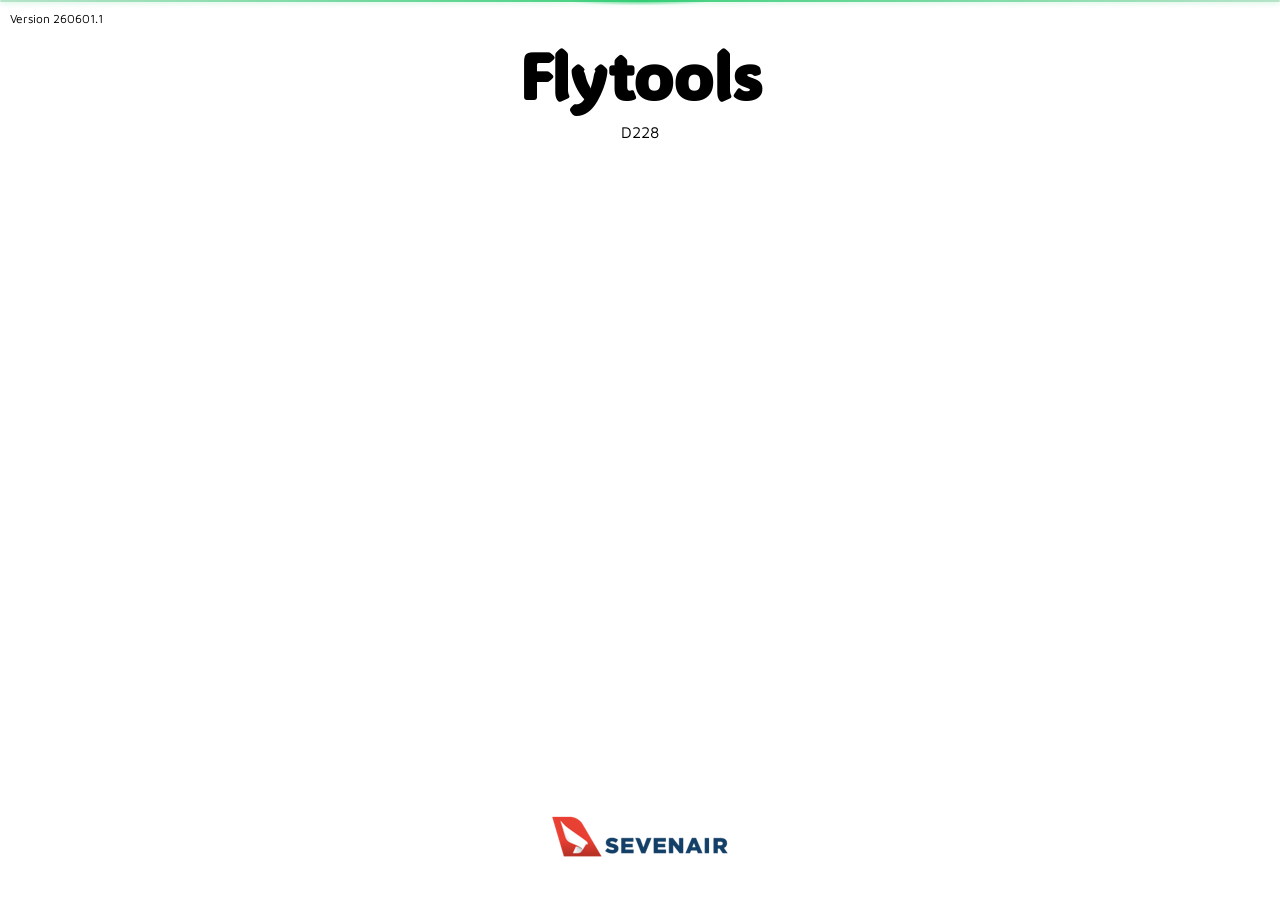
<file: index.html>
<!DOCTYPE html> 
<html lang="pt"> 
    <head> 
        <meta charset="UTF-8"> 
        <meta name="viewport" content="width=device-width, initial-scale=1.0">
        <title>D228</title>         
        <!-- Manifest PWA -->
        <link rel="manifest" href="manifest.json?v=7">
        <!-- Tema global -->         
        <link rel="stylesheet" href="css/theme.css"> 
        <!-- CSS específico da página index -->         
        <link rel="stylesheet" href="css/index.css"> 
        <link rel="stylesheet" href="https://fonts.googleapis.com/css?family=ADLaM+Display&display=swap">
    </head>     
    <body> 
        <span id="connection-status-dot" class="connection-status-line connection-status-line--top is-online" aria-live="polite" title="Online"></span>
        <div id="version">
            <p>Version 260601.1</p>
        </div>
        <div id="flytools">
            <div id="flytools-heading">
                <h1>Flytools</h1>
                <p style="padding: 0px; margin: 10px;">D228</p>
            </div>
            <div class="menu">
                <!--https://www.flaticon.com/ -->
                <!-- Ocultação temporária dos botões (2026-09-05). Reverter: remover class="hidden" de cada botão abaixo. -->
                <button onclick="location.href='calculadora.html'" class="btn-tools hidden">
                    <img src="img/calculator.png" alt="Calculator">
                    Calculator
                </button>
                <button onclick="location.href='mb.html'" class="btn-tools hidden">
                    <img src="img/balance.png" alt="Mass & Balance">
                    Weight & Balance
                </button>
                <button onclick="location.href='performance.html'" class="btn-tools hidden">
                    <img src="img/performance.png" alt="Performance">
                    Performance
                </button>
                <button onclick="location.href='rotas.html'" class="btn-tools hidden">
                    <img src="img/waypoint.png" alt="Rotas">
                    Routes
                </button>
                <button onclick="location.href='settings.html'" class="btn-tools hidden">
                    <img src="img/settings.png" alt="Settings">
                    Settings
                </button>
            </div>
            <img src="img/sevenair.png" style="position: fixed; bottom: 35px;">
        </div>         
        <!-- sheet de instalação -->
        <!-- sheet de instalação -->
        <div id="install-sheet" class="hidden" aria-hidden="true">
            <div id="install-body">
                <div style="display:flex;align-items:center;justify-content:space-between;gap:.75rem;">
                    <h3>Instalar aplicação</h3>
                    <button id="install-close" aria-label="Fechar">×</button>
                </div>
                <div id="install-app">
                    <img id="install-icon" src="./img/icon-192.png" alt="App">
                    <div style="display:flex;align-items:baseline;gap:5px;">
                        <h3 id="install-title">Sevenair</h3>
                        <p id="install-sub">Flytools</p>
                    </div>
                </div>
                <!-- iOS -->
                <ol id="install-ios">
                    <li>Toca em <span id="ios-share"></span> no menu do Safari
                    </li>
                    <li>Escolhe <strong>Adicionar ao ecrã principal</strong>
                    </li>
                    <li>Abre a app pelo ícone no ecrãn principal</li>
                </ol>
                <!-- Android -->
                <div id="install-android" class="hidden">
                    <p>Podes instalar a app neste dispositivo.</p>
                    <button id="install-android-btn">Instalar agora</button>
                </div>
            </div>
        </div>
        <!-- aviso para browsers que não suportam instalar -->
        <div id="install-warning" class="hidden" aria-hidden="true">
            <div id="install-warning-body">
                <p>Este navegador não permite instalar a app.</p>
                <p>Abre esta página no <strong>Safari</strong> para adicionares ao ecrã principal.</p>
                <button id="install-warning-close" aria-label="Fechar">OK</button>
            </div>
        </div>
        <script src="js/sw-register.js"></script>
        <script src="js/index.js"></script>
    </body>     
</html>
</file>
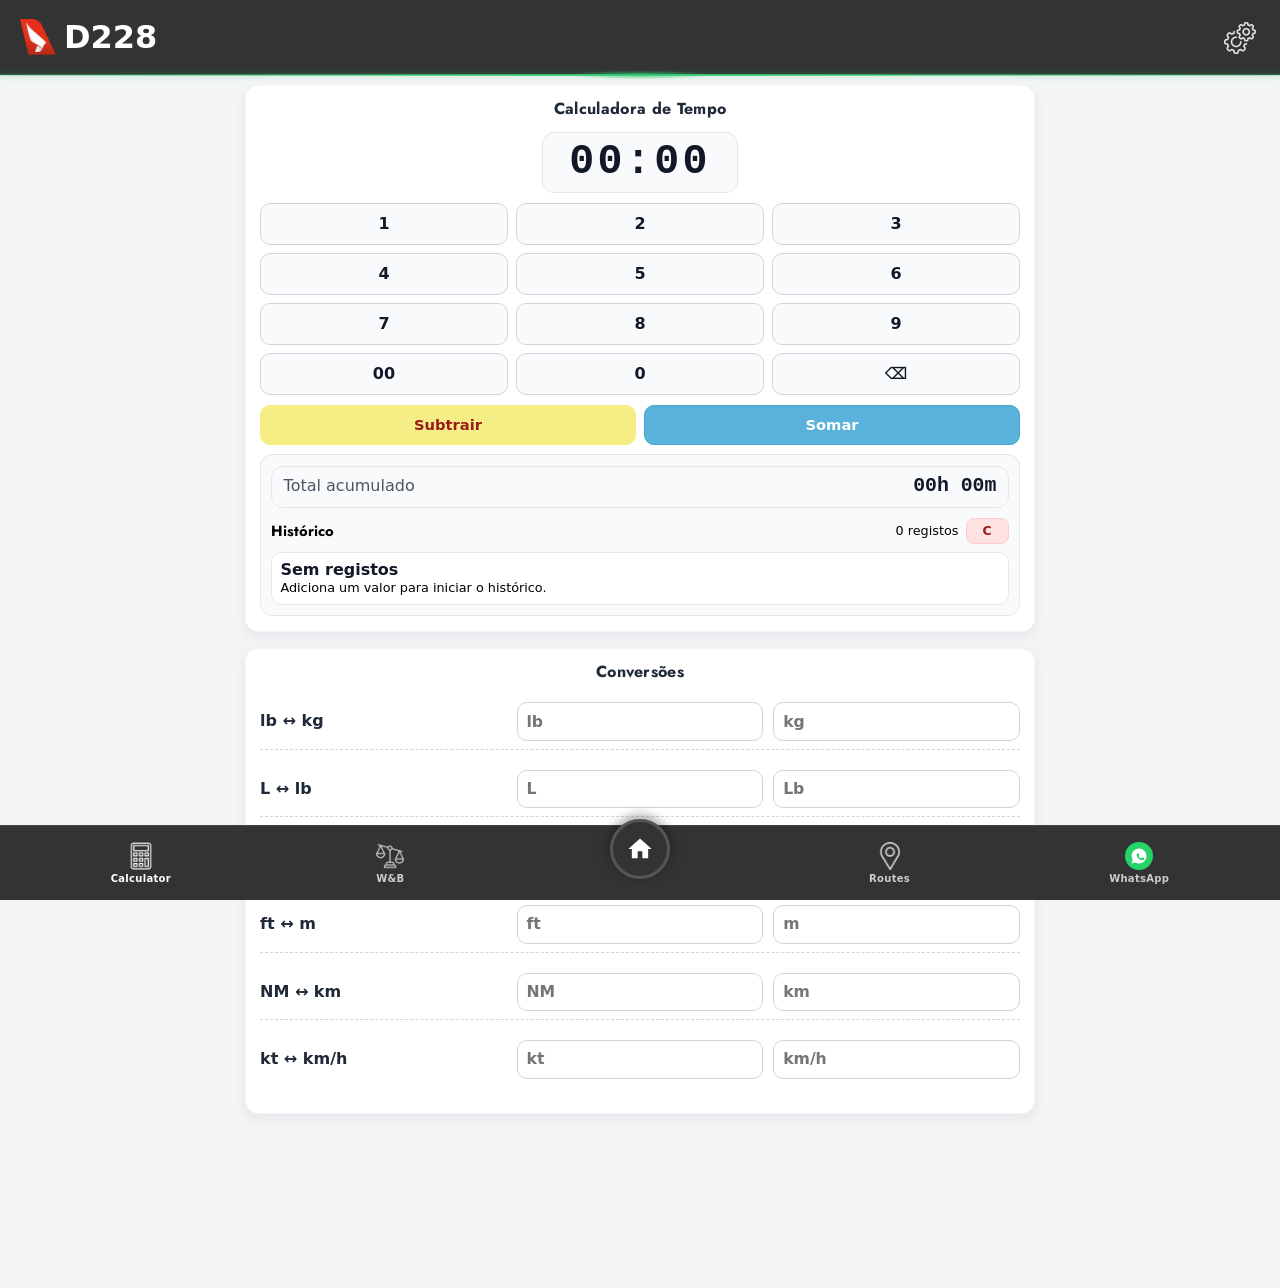
<file: calculadora.html>
<!DOCTYPE html>
<html lang="pt">
    <head>
        <meta charset="UTF-8">
        <meta name="viewport" content="width=device-width, initial-scale=1.0">
        <title>Calculadora</title>
        <link rel="stylesheet" href="css/theme.css">
        <link rel="stylesheet" href="css/calculadora.css">
        <link rel="stylesheet" href="css/menu.css">
    </head>
    <body>
        <header>
            <div id="header"></div>
        </header>
        <main id="spa-view" class="container">
            <section class="section calculator-block">
                <div class="time-calculator">
                    <h3 class="block-title">Calculadora de Tempo</h3>
                    <div class="time-display-wrap"><span id="timeDisplay" class="time-display">00:00</span>
                    </div>
                    <div class="keypad" id="timeKeypad" aria-label="Teclado numérico">
                        <button type="button" data-key="1">1</button>
                        <button type="button" data-key="2">2</button>
                        <button type="button" data-key="3">3</button>
                        <button type="button" data-key="4">4</button>
                        <button type="button" data-key="5">5</button>
                        <button type="button" data-key="6">6</button>
                        <button type="button" data-key="7">7</button>
                        <button type="button" data-key="8">8</button>
                        <button type="button" data-key="9">9</button>
                        <button type="button" data-action="double-zero">00</button>
                        <button type="button" data-key="0">0</button>
                        <button type="button" data-action="backspace">⌫</button>
                    </div>
                    <div class="manual-actions">
                        <button id="manualSubtractBtn" type="button" class="danger-btn">Subtrair</button>
                        <button id="manualAddBtn" type="button" class="primary-btn">Somar</button>
                    </div>
                    <section class="history-screen" aria-label="Ecrã de histórico">
                        <div class="total-mobile-card"><span>Total acumulado</span><strong id="totalDisplay">00h 00m</strong>
                        </div>
                        <div class="history-header">
                            <h4>Histórico</h4>
                            <div class="history-header-right"><small id="historyCount">0 registos</small>
                                <button type="button" id="clearHistoryBtn" class="clear-history-btn" title="Limpar histórico">C</button>
                            </div>
                        </div>
                        <ul id="historyList" class="history-list"></ul>
                    </section>
                </div>
            </section>
            <section class="section conversions-block">
                <div class="calc-block">
                    <h2 class="block-title">Conversões</h2>
                    <div class="conversion-line">
                        <label>lb ↔ kg</label>
                        <input type="number" inputmode="numeric" pattern="[0-9]*" id="lb" placeholder="lb" oninput="lbToKg()">
                        <input type="number" inputmode="numeric" pattern="[0-9]*" id="kg" placeholder="kg" oninput="kgToLb()">
                    </div>
                    <div class="conversion-line">
                        <label>L ↔ lb</label>
                        <input type="number" inputmode="numeric" pattern="[0-9]*" id="Lts" placeholder="L" oninput="lToLbA1()">
                        <input type="number" inputmode="numeric" pattern="[0-9]*" id="lbA1" placeholder="Lb" oninput="lbA1ToL()">
                    </div>
                    <div class="conversion-line">
                        <label>USG ↔ L</label>
                        <input type="number" inputmode="numeric" pattern="[0-9]*" id="usg" placeholder="USG" oninput="usgToL()">
                        <input type="number" inputmode="numeric" pattern="[0-9]*" id="l" placeholder="L" oninput="lToUsg()">
                    </div>
                    <div class="conversion-line">
                        <label>ft ↔ m</label>
                        <input type="number" inputmode="numeric" pattern="[0-9]*" id="ft" placeholder="ft" oninput="ftToM()">
                        <input type="number" inputmode="numeric" pattern="[0-9]*" id="m" placeholder="m" oninput="mToFt()">
                    </div>
                    <div class="conversion-line">
                        <label>NM ↔ km</label>
                        <input type="number" inputmode="numeric" pattern="[0-9]*" id="nm" placeholder="NM" oninput="nmToKm()">
                        <input type="number" inputmode="numeric" pattern="[0-9]*" id="km" placeholder="km" oninput="kmToNm()">
                    </div>
                    <div class="conversion-line">
                        <label>kt ↔ km/h</label>
                        <input type="number" inputmode="numeric" pattern="[0-9]*" id="kt" placeholder="kt" oninput="ktToKmh()">
                        <input type="number" inputmode="numeric" pattern="[0-9]*" id="kmh" placeholder="km/h" oninput="kmhToKt()">
                    </div>
                </div>
            </section>
        </main>
        <footer>
            <div id="footer"></div>
        </footer>
        <script src="js/sw-register.js"></script>
        <script src="js/general.js"></script>
        <script src="js/spa-router.js"></script>
        <script src="js/calculadora.js"></script>
    </body>
</html>
</file>
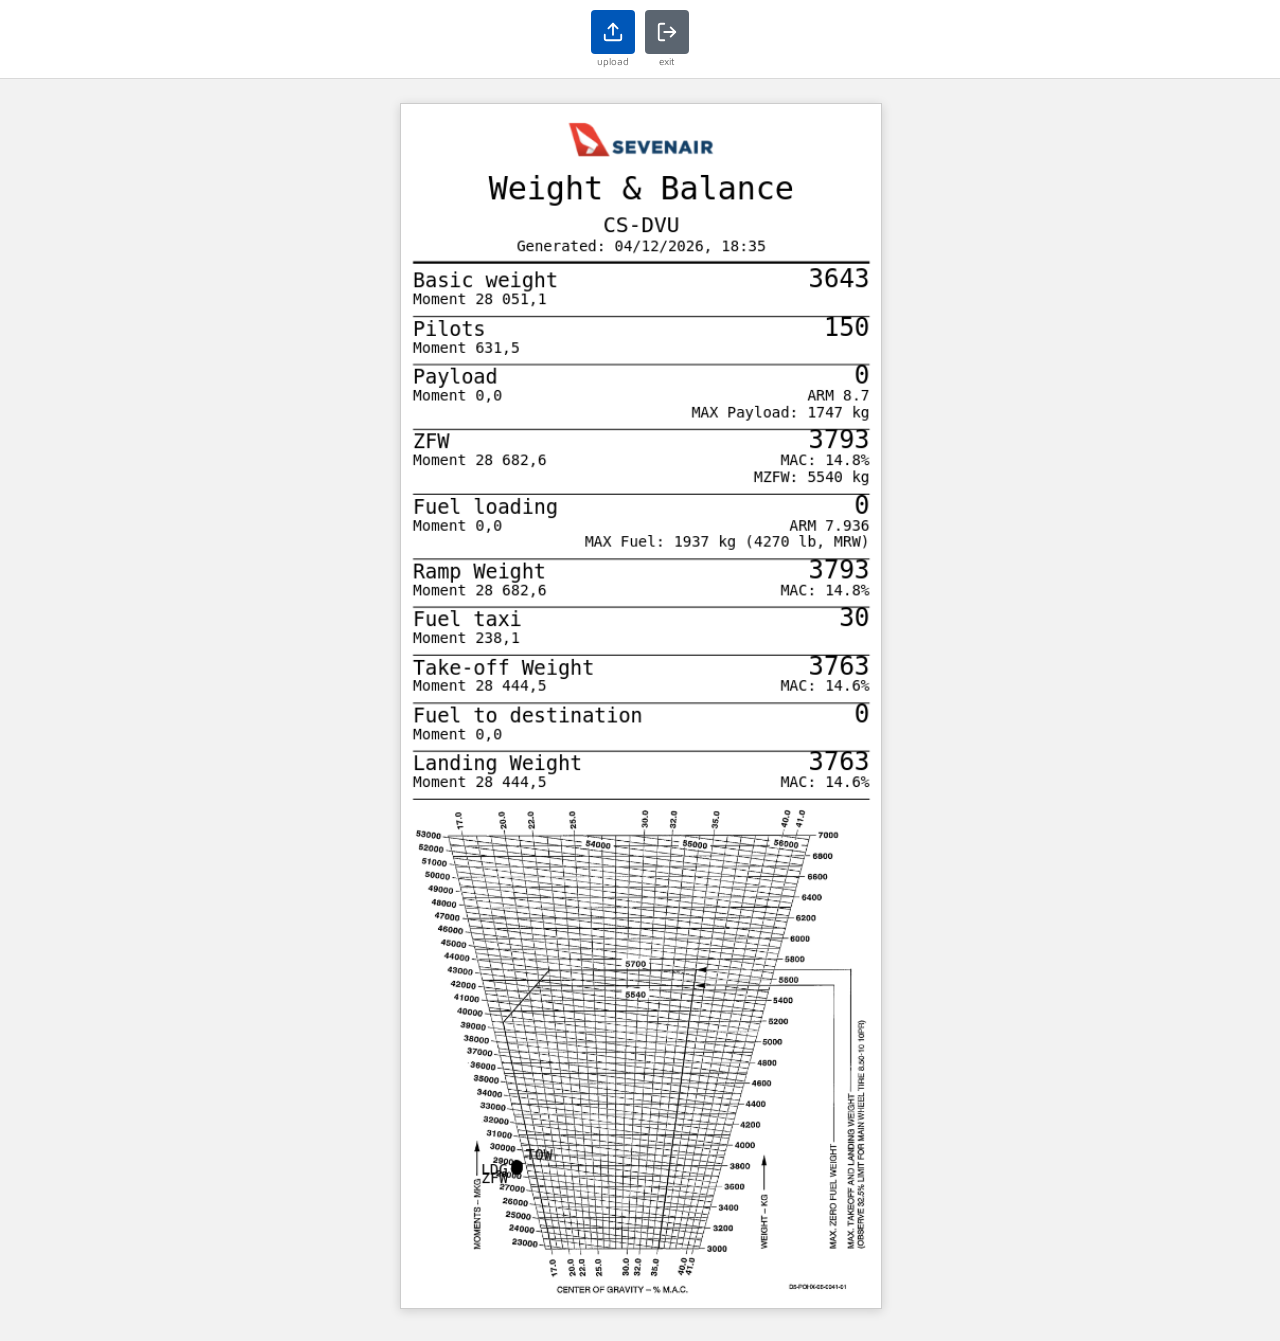
<file: mb-print-thermal.html>
<!DOCTYPE html>
<html lang="pt">
    <head>
        <meta charset="UTF-8">
        <meta name="viewport" content="width=device-width, initial-scale=1.0">
        <title>D228 - Mass & Balance (Térmica 80mm)</title>
        <link href="css/theme.css" rel="stylesheet">
        <link href="css/mb.css" rel="stylesheet">
        <link href="css/mb-print-thermal.css" rel="stylesheet">
    </head>
    <body class="mb-thermal-body">
        <div class="mb-thermal-toolbar">
            <div id="btnShareThermalImageWrap" class="mb-thermal-toolbar-item" hidden>
                <button id="btnShareThermalImage" type="button" class="btn mb-thermal-icon-btn" aria-label="Partilhar PDF" title="Partilhar PDF">
                    <svg viewBox="0 0 24 24" width="22" height="22" fill="none" stroke="currentColor" stroke-width="2" stroke-linecap="round" stroke-linejoin="round" aria-hidden="true">
                        <path d="M21 15v4a2 2 0 0 1-2 2H5a2 2 0 0 1-2-2v-4"></path>
                        <polyline points="17 8 12 3 7 8"></polyline>
                        <line x1="12" y1="3" x2="12" y2="15"></line>
                    </svg>
                </button>
                <span class="mb-thermal-btn-label">upload</span>
            </div>
            <div class="mb-thermal-toolbar-item">
                <button id="btnClosePrint" type="button" class="btn btn-secondary mb-thermal-icon-btn" aria-label="Fechar" title="Fechar">
                    <svg viewBox="0 0 24 24" width="22" height="22" fill="none" stroke="currentColor" stroke-width="2" stroke-linecap="round" stroke-linejoin="round" aria-hidden="true">
                        <path d="M9 21H5a2 2 0 0 1-2-2V5a2 2 0 0 1 2-2h4"></path>
                        <polyline points="16 17 21 12 16 7"></polyline>
                        <line x1="21" y1="12" x2="9" y2="12"></line>
                    </svg>
                </button>
                <span class="mb-thermal-btn-label">exit</span>
            </div>
        </div>

        <!-- Pré-visualização do PDF gerado automaticamente ao abrir a página. -->
        <div id="mbThermalPreviewWrap" class="mb-thermal-preview-wrap" hidden>
            <canvas id="mbThermalPreviewCanvas" class="mb-thermal-preview-canvas" aria-label="Pré-visualização do talão em PDF"></canvas>
        </div>

        <!-- Fonte dos dados usados para construir o PDF acima (js/mb-print-thermal.js
             lê estes elementos). Fica sempre invisível ao utilizador — não é
             ecrã de conferência, só a "matéria-prima" do talão. -->
        <main class="mb-thermal-source" aria-hidden="true">
            <section id="mbPrintCapture" class="mb-thermal-capture">
                <div id="mb-table">
                    <div id="heading">
                        <img id="thermalLogo" src="img/sevenair.png" loading="eager" alt="Sevenair logo" class="mb-thermal-logo">
                        <h2>Weight &amp; Balance</h2>
                        <p id="ac-selected"></p>
                        <p id="nomeLeg"></p>
                        <div id="mbPrintTimestamp" aria-live="polite"></div>
                    </div>
                    <table class="mb-table">
                        <thead>
                            <tr>
                                <th scope="col" id="thead-item">Item</th>
                                <th scope="col">Weight (kg)</th>
                                <th scope="col">Moment (kg&middot;m)</th>
                                <th scope="col" id="thead-info">INFO</th>
                            </tr>
                        </thead>
                        <tbody>
                            <tr>
                                <td>Basic weight</td>
                                <td id="basicWeight">0</td>
                                <td id="basicMoment">0</td>
                                <td></td>
                            </tr>
                            <tr>
                                <td>
                                    <label for="pilots">Pilots</label>
                                </td>
                                <td>
                                    <input id="pilots" class="popup-fuel" type="number" inputmode="numeric" step="any" value="150">
                                </td>
                                <td id="momentPilots">0</td>
                                <td></td>
                            </tr>
                            <tr>
                                <td>
                                    <label for="manualPayload">Payload</label>
                                </td>
                                <td>
                                    <input id="manualPayload" class="popup-fuel" type="number" inputmode="numeric" step="any" value="0">
                                    <input type="hidden" id="momentPayloadInput">
                                </td>
                                <td id="momentPayload">0</td>
                                <td id="Info-maxfuel"></td>
                            </tr>
                            <tr class="gray-row">
                                <td>ZFW</td>
                                <td id="zfw">0</td>
                                <td id="momentZfw">0</td>
                                <td></td>
                            </tr>
                            <tr>
                                <td>
                                    <label for="fuel">Fuel loading</label>
                                </td>
                                <td>
                                    <input id="fuel" class="popup-fuel" type="number" inputmode="numeric" step="any" value="0">
                                </td>
                                <td id="momentFuel">0</td>
                                <td id="Info-maxpayload"></td>
                            </tr>
                            <tr id="rampRow" class="gray-row">
                                <td>Ramp Weight</td>
                                <td id="rampWeight" class="limit-check">0</td>
                                <td id="momentRamp">0</td>
                                <td></td>
                            </tr>
                            <tr>
                                <td>
                                    <label for="fuelTaxi">Fuel taxi</label>
                                </td>
                                <td>
                                    <input id="fuelTaxi" class="popup-fuel" type="number" inputmode="numeric" step="any" value="30">
                                </td>
                                <td id="momentTaxi">0</td>
                                <td></td>
                            </tr>
                            <tr id="takeoffRow" class="gray-row">
                                <td>Take-off Weight</td>
                                <td id="takeoffWeight" class="limit-check">0</td>
                                <td id="momentTakeoff">0</td>
                                <td></td>
                            </tr>
                            <tr>
                                <td>
                                    <label for="fuelDest">Fuel to destination</label>
                                </td>
                                <td>
                                    <input id="fuelDest" class="popup-fuel" type="number" inputmode="numeric" step="any" value="0">
                                </td>
                                <td id="momentDest">0</td>
                                <td></td>
                            </tr>
                            <tr id="landingRow" class="gray-row">
                                <td>Landing Weight</td>
                                <td id="landingWeight" class="limit-check">0</td>
                                <td id="momentLanding">0</td>
                                <td></td>
                            </tr>
                        </tbody>
                    </table>
                </div>
                <div id="loadsheet-img" class="mb-thermal-envelope">
                    <img id="loadsheet-base" loading="eager" fetchpriority="high" alt="Envelope CG">
                    <svg id="cg-svg" viewBox="0 0 400 300"></svg>
                </div>
            </section>
        </main>

        <script src="js/sw-register.js"></script>
        <script src="js/general.js"></script>
        <script src="js/dataLoader.js"></script>
        <script src="js/mb.js"></script>
        <script src="js/vendor/jspdf.umd.min.js" onerror="this.onerror=null;this.src='https://cdnjs.cloudflare.com/ajax/libs/jspdf/2.5.2/jspdf.umd.min.js';"></script>
        <script src="js/vendor/pdf.min.js"></script>
        <script src="js/mb-print-thermal.js"></script>
    </body>
</html>
</file>
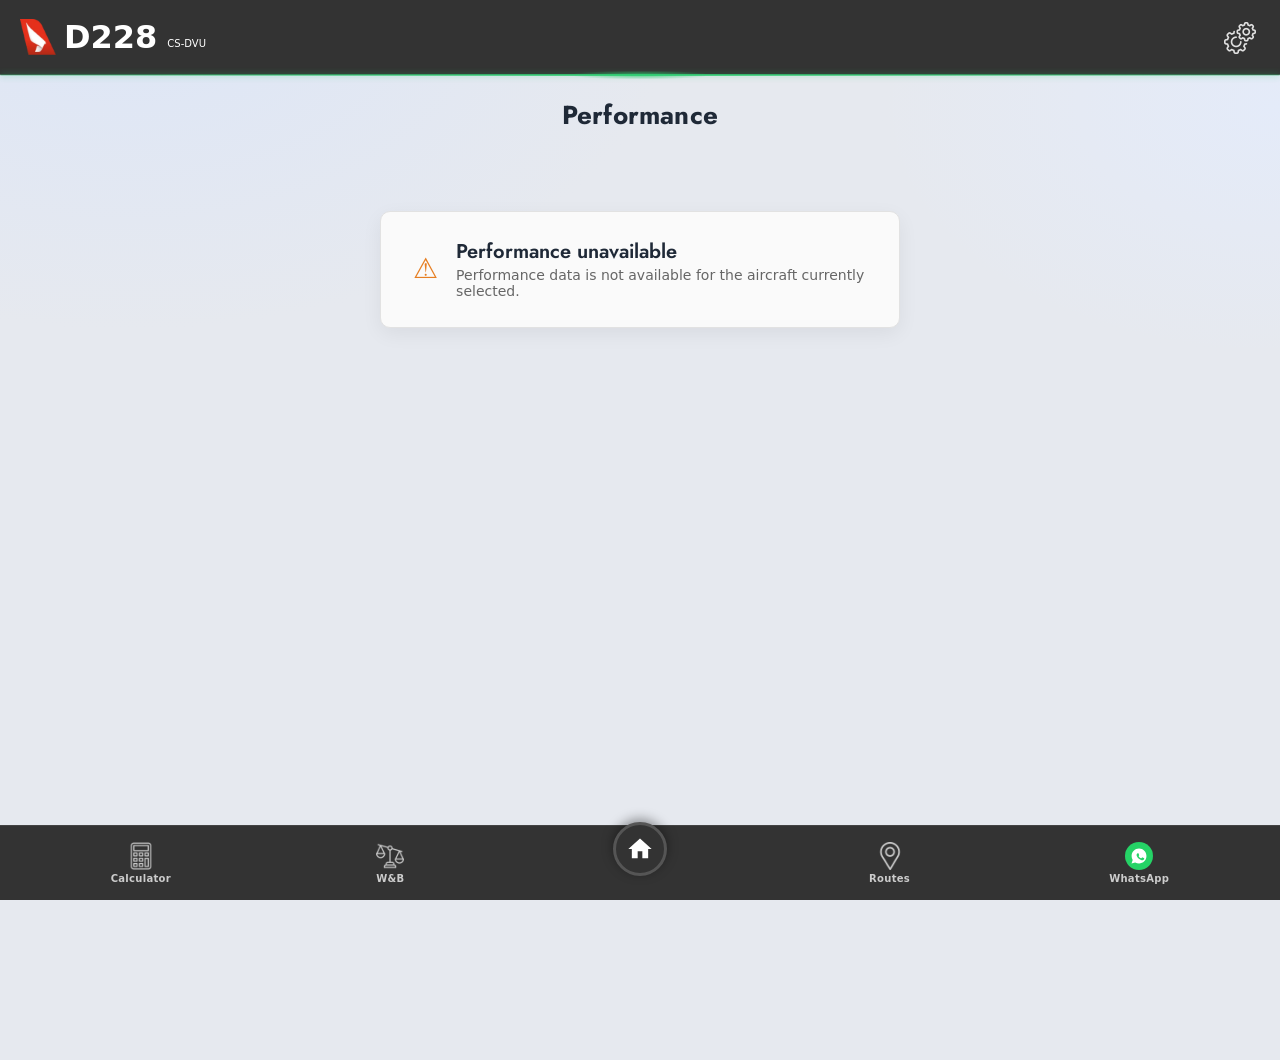
<file: performance.html>
<!doctype html>
<html lang="pt-PT">
    <head>
        <meta charset="UTF-8">
        <meta name="viewport" content="width=device-width, initial-scale=1">
        <title>Performance</title>
        <!-- Tema global -->
        <link rel="stylesheet" href="css/theme.css">
        <!-- CSS específico da página Performance -->
        <link rel="stylesheet" href="css/performance.css">
        <!-- CSS comum ao header/menu -->
        <link rel="stylesheet" href="css/menu.css">
    </head>
    <body>
        <div class="wrap">
            <header>
                <div id="header"></div>
                <div>
                    <h1>Performance</h1>
                </div>
            </header>
            <div id="performance-content">
                <div class="section-title">Take-off</div>
                <div class="grid takeoff">
                    <!-- CONDITIONS -->
                    <section class="card" id="conditionsCard">
                        <h3> <span>Conditions <span class="hint">(airport/runway/meteo)</span></span> <!-- "i" com tooltip: conteúdos preparados para serem preenchidos via JS conforme airport/runway --> <span class="info" aria-label="Informação do aeródromo e pista" tabindex="0">
                                i <span class="tooltip" id="airportTooltip"> <div class="t-title">Aeródromo / Pista</div> <div class="kv" aria-label="Dados de pista">
                                        <div class="muted">TORA</div>
                                        <div class="mono" id="ttTora">—</div>
                                        <div class="muted">TODA</div>
                                        <div class="mono" id="ttToda">—</div>
                                        <div class="muted">ASDA</div>
                                        <div class="mono" id="ttAsda">—</div>
                                        <div class="muted">Elevation</div>
                                        <div class="mono" id="ttElev">—</div>
                                        <div class="muted">Slope</div>
                                        <div class="mono" id="ttSlope">—</div>
                                    </div> </span> </span> </h3>
                        <div class="form">
                            <div class="row">
                                <label for="airport">Airport</label>
                                <!-- opções serão injectadas via JS -->
                                <select id="airport" name="airport" autocomplete="off">
                                    <option value="" selected disabled>— seleccionar —</option>
                                </select>
                            </div>
                            <div class="row">
                                <label for="runway">Runway</label>
                                <!-- opções dependem do airport, injectadas via JS -->
                                <select id="runway" name="runway" autocomplete="off" disabled>
                                    <option value="" selected disabled>— seleccionar —</option>
                                </select>
                            </div>
                            <div class="two">
                                <div class="row">
                                    <label id="windLabel" for="wind">Wind (degrees/kt)</label>
                                    <!-- formato desejado: 270/15 -->
                                    <input id="wind" name="wind" class="mono" placeholder="270/15" inputmode="numeric" autocomplete="off" aria-describedby="windHelp"><span id="windHelp" class="sr-only">Formato esperado: 3 dígitos barra 1 ou 2 dígitos. Exemplo 270/15.</span>
                                </div>
                                <div class="row">
                                    <label for="surface">Surface conditions</label>
                                    <select id="surface" name="surface" autocomplete="off">
                                        <option value="dry">Dry</option>
                                        <option value="wet">Wet</option>
                                    </select>
                                </div>
                            </div>
                            <div class="two">
                                <div class="row">
                                    <label for="oat">OAT (°C)</label>
                                    <input id="oat" name="oat" class="mono" placeholder="15" inputmode="numeric" autocomplete="off">
                                </div>
                                <div class="row">
                                    <label for="qnh">QNH</label>
                                    <input id="qnh" name="qnh" class="mono" placeholder="1013" inputmode="numeric" autocomplete="off">
                                </div>
                            </div>
                        </div>
                    </section>
                    <!-- CONFIGURATION -->
                    <section class="card" id="configCard">
                        <h3> <span>Configuration <span class="hint">(aircraft)</span></span> <span></span> </h3>
                        <div class="form">
                            <div class="row">
                                <label for="tow">TOW (kg)</label>
                                <input id="tow" name="tow" class="mono" placeholder="6200" inputmode="numeric" autocomplete="off">
                            </div>
                            <div class="two">
                                <div class="row">
                                    <label for="flaps">Flaps</label>
                                    <select id="flaps" name="flaps" autocomplete="off">
                                        <option value="1">1</option>
                                        <option value="up">UP</option>
                                    </select>
                                </div>
                                <div class="row">
                                    <label for="inlets">Inlet switches</label>
                                    <select id="inlets" name="inlets" autocomplete="off">
                                        <option value="off">OFF</option>
                                        <option value="on">ON</option>
                                    </select>
                                </div>
                            </div>
                        </div>
                    </section>
                    <!-- TAKE-OFF PERFORMANCE -->
                    <section class="card" id="perfCard">
                        <h3> <span>Take-off Performance <span class="hint">(computed)</span></span> <span></span> </h3>
                        <div class="output">
                            <div class="pill" aria-label="Takeoff WAT Limits">
                                <div class="k">MTOW</div>
                                <div class="v mono" id="outMTOW">—</div>
                            </div>
                            <div class="pill" aria-label="Torque for Takeoff">
                                <div class="k">Torque For Takeoff</div>
                                <div class="v mono" id="outTorque">—</div>
                            </div>
                            <div class="speeds" aria-label="Speeds">
                                <div class="speed">
                                    <div class="k">V1</div>
                                    <div class="v mono" id="outV1">—</div>
                                </div>
                                <div class="speed">
                                    <div class="k">Vr</div>
                                    <div class="v mono" id="outVr">—</div>
                                </div>
                                <div class="speed">
                                    <div class="k">V2</div>
                                    <div class="v mono" id="outV2">—</div>
                                </div>
                                <div class="speed">
                                    <div class="k">Vyse</div>
                                    <div class="v mono" id="outVyse">—</div>
                                </div>
                            </div>
                            <div class="pill" aria-label="Takeoff Run">
                                <div class="k">Takeoff Run</div>
                                <!-- preenchido via JS -->
                                <div class="v mono" id="outTor">—</div>
                            </div>
                            <div class="pill" aria-label="Takeoff Distance">
                                <div class="k">Takeoff Distance</div>
                                <!-- preenchido via JS -->
                                <div class="v mono" id="outTakeoffDistance">—</div>
                            </div>
                            <div class="pill" aria-label="Accelerate Stop Distance ">
                                <div class="k">Accelerate-Stop-Distance </div>
                                <!-- preenchido via JS -->
                                <div class="v mono" id="outAccelerate-Stop-Distance ">—</div>
                            </div>
                            <div class="pill status" aria-label="Climb gradient status">
                                <div style="display:flex; align-items:center; gap:10px;">
                                    <div class="k">Climb gradient</div>
                                    <!-- "i" com tooltip para Required vs Computed --><span class="info" aria-label="Detalhe do climb gradient" tabindex="0">
                                        i <span class="tooltip" id="cgTooltip"> <div class="t-title">Climb gradient:</div> <div class="kv">
                                                <div class="muted">2ºSeg Req/Calc</div>
                                                <div class="mono" id="ttCg2">—</div>
                                                <div class="muted">3ºSeg Req/Calc</div>
                                                <div class="mono" id="ttCg3">—</div>
                                                <div class="muted">4ºSeg Req/Calc</div>
                                                <div class="mono" id="ttCg4">—</div>
                                            </div> </span> </span>
                                </div>
                                <!-- badge preparado para JS alternar classes ok/bad e texto --><span class="badge bad" id="cgBadge"> <span class="dot" aria-hidden="true"></span> <span id="cgText">—</span> </span>
                            </div>
                        </div>
                    </section>
                </div>
                <div class="section-title">Landing</div>
                <section class="card">
                    <h3><span>Landing <span class="hint">(a seguir)</span></span><span></span></h3>
                    <div class="landing-placeholder">
                        Secção reservada.
</div>
                </section>
            </div>
        </div>
        <button id="calc-btn" aria-label="Ação rápida">Calc</button>
        <footer>
            <div id="footer"></div>
        </footer>
        <script src="js/sw-register.js"></script>
        <script src="js/general.js"></script>
        <script src="js/dataLoader.js"></script>
        <script type="module" src="js/performance.js"></script>
    </body>
</html>
</file>
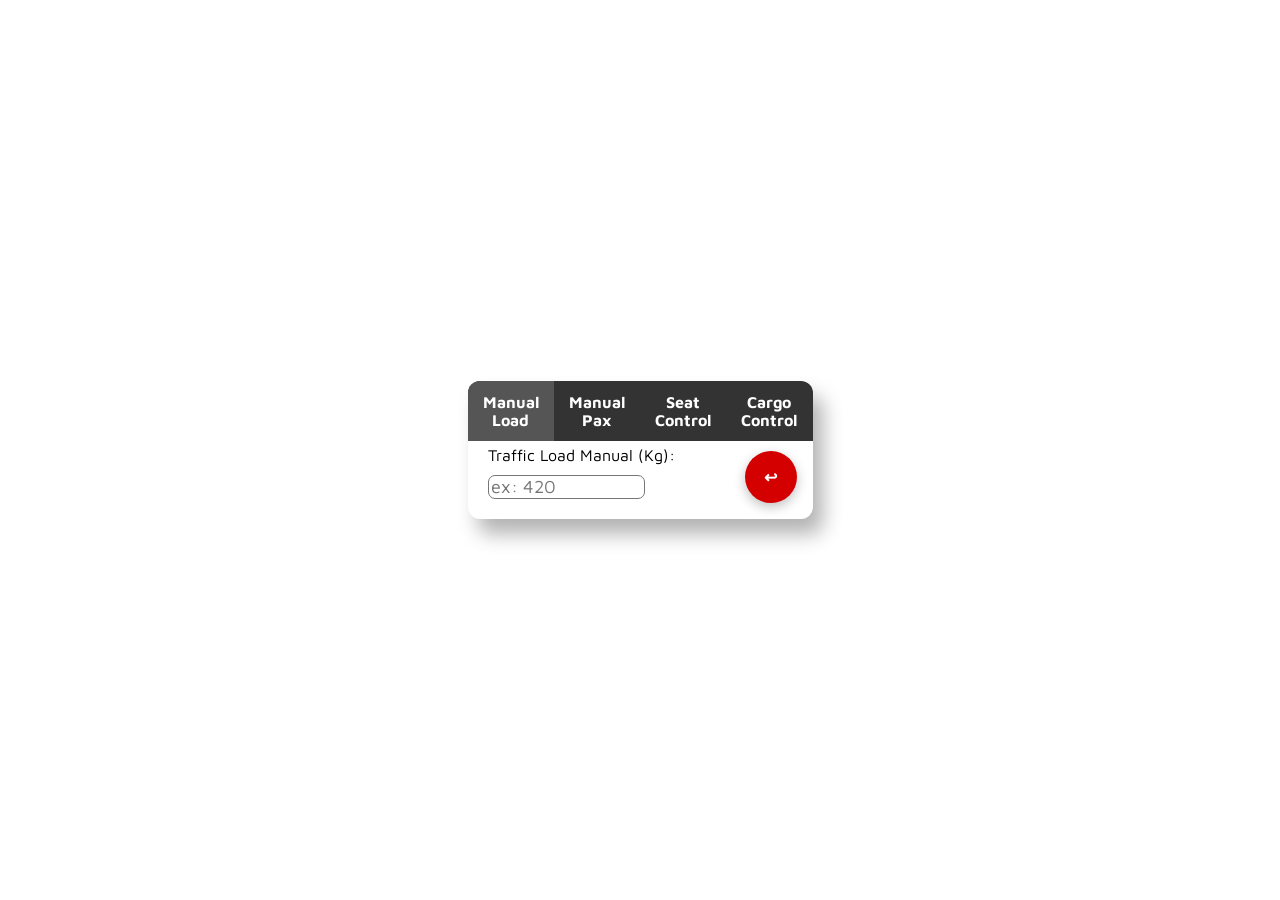
<file: Popup-TrafficLoad.html>
<!DOCTYPE html>
<html lang="pt">
    <head>
        <meta charset="UTF-8">
        <title>Popup - Traffic Load</title>
        <link href="css/theme.css" rel="stylesheet">
        <link href="css/popup-TrafficLoad.css" rel="stylesheet">
    </head>
    <body style="display: flex; align-items: center; justify-content: center; min-width: 355px;">
        <div id="popup-TLoad" class="popup-TLoad">
            <div class="tabs">
                <div class="tab active" data-tab="1">Manual Load</div>
                <div class="tab" data-tab="2">Manual Pax</div>
                <div class="tab" data-tab="3">Seat Control</div>
                <div class="tab" data-tab="4">Cargo Control</div>
            </div>
            <!-- Tab 1 -->
            <div class="tab-content active" id="tab1">
                <label for="manual-load">Traffic Load Manual (Kg):</label>
                <input type="number" id="manual-load" placeholder="ex: 420">
            </div>
            <!-- Tab 2 -->
            <div class="tab-content" id="tab2">
                <div class="counter-row">
                    <label for="men-count">Homens</label>
                    <input id="men-count" class="counter-input" type="text" inputmode="numeric" pattern="[0-9]*" value="0" autocomplete="off">
                </div>
                <div class="counter-row">
                    <label for="women-count">Mulheres</label>
                    <input id="women-count" class="counter-input" type="text" inputmode="numeric" pattern="[0-9]*" value="0" autocomplete="off">
                </div>
                <div class="counter-row">
                    <label for="children-count">Crianças</label>
                    <input id="children-count" class="counter-input" type="text" inputmode="numeric" pattern="[0-9]*" value="0" autocomplete="off">
                </div>
                <div id="Total-Man-Pax">
                    <div>
                        <span>Extra</span>
                        <input id="extra" type="text" inputmode="numeric" pattern="[0-9]*" autocomplete="off">
                    </div>
                    <div><span>Total</span><span id="total">0</span>
                    </div>
                </div>
            </div>
            <!-- Tab 3 -->
            <div class="tab-content" id="tab3">
                <h2>Select seat occupancy:</h2>
                <div id="Total-weight-seat-control">
                    <span>Total Weight</span>
                    <p id="totalWeight">0Kg</p>
                </div>
                <div id="moments">
                    <span>Total Moments</span>
                    <p id="totalMoment">0Kg</p>
                </div>
                <div class="seat-map"><strong class="inputData" id="txt-Arm">Arm</strong><strong class="inputData" id="txt-kg">Kg</strong><strong class="inputData" id="txt-Right-kg">Kg</strong>
                    <div class="inputData">
                        <div id="rowR1">
                            <input type="number" inputmode="numeric" pattern="[0-9]*" min="0">
                        </div>
                        <div id="rowR2">
                            <input type="number" inputmode="numeric" pattern="[0-9]*" min="0">
                        </div>
                        <div id="rowR3">
                            <input type="number" inputmode="numeric" pattern="[0-9]*" min="0">
                        </div>
                        <div id="rowR4">
                            <input type="number" inputmode="numeric" pattern="[0-9]*" min="0">
                        </div>
                        <div id="rowR5">
                            <input type="number" inputmode="numeric" pattern="[0-9]*" min="0">
                        </div>
                        <div id="rowR6">
                            <input type="number" inputmode="numeric" pattern="[0-9]*" min="0">
                        </div>
                        <div id="rowR7">
                            <input type="number" inputmode="numeric" pattern="[0-9]*" min="0">
                        </div>
                        <div id="rowR8">
                            <input type="number" inputmode="numeric" pattern="[0-9]*" min="0">
                        </div>
                        <div id="rowR9">
                            <input type="number" inputmode="numeric" pattern="[0-9]*" min="0">
                        </div>
                    </div>
                    <div class="inputData">
                        <div id="rowL1">
                            <input class="arm-input" type="number" inputmode="numeric" pattern="[0-9]*" min="0">
                            <input type="number" inputmode="numeric" pattern="[0-9]*" min="0">
                        </div>
                        <div id="rowL2">
                            <input class="arm-input" type="number" inputmode="numeric" pattern="[0-9]*" min="0">
                            <input type="number" inputmode="numeric" pattern="[0-9]*" min="0">
                        </div>
                        <div id="rowL3">
                            <input class="arm-input" type="number" inputmode="numeric" pattern="[0-9]*" min="0">
                            <input type="number" inputmode="numeric" pattern="[0-9]*" min="0">
                        </div>
                        <div id="rowL4">
                            <input class="arm-input" type="number" inputmode="numeric" pattern="[0-9]*" min="0">
                            <input type="number" inputmode="numeric" pattern="[0-9]*" min="0">
                        </div>
                        <div id="rowL5">
                            <input class="arm-input" type="number" inputmode="numeric" pattern="[0-9]*" min="0">
                            <input type="number" inputmode="numeric" pattern="[0-9]*" min="0">
                        </div>
                        <div id="rowL6">
                            <input class="arm-input" type="number" inputmode="numeric" pattern="[0-9]*" min="0">
                            <input type="number" inputmode="numeric" pattern="[0-9]*" min="0">
                        </div>
                        <div id="rowL7">
                            <input class="arm-input" type="number" inputmode="numeric" pattern="[0-9]*" min="0">
                            <input type="number" inputmode="numeric" pattern="[0-9]*" min="0">
                        </div>
                        <div id="rowL8">
                            <input class="arm-input" type="number" inputmode="numeric" pattern="[0-9]*" min="0">
                            <input type="number" inputmode="numeric" pattern="[0-9]*" min="0">
                        </div>
                        <div id="rowL9">
                            <input class="arm-input" type="number" inputmode="numeric" pattern="[0-9]*" min="0">
                            <input type="number" inputmode="numeric" pattern="[0-9]*" min="0">
                        </div>
                        <div id="rowL9B" style="
/* top: 486px */">
                            <input type="number" inputmode="numeric" pattern="[0-9]*" min="0">
                        </div>
                    </div>
                    <img src="img/lay19pax.png" class="seat-img" alt="layout avião" style="padding-bottom: 0px; margin-bottom: 16px; padding-top: 0px; margin-top: 0px;">
                    <!-- fila 1 -->
                    <button class="seat-btn" data-seat="1" id="btn-RowL1"></button>
                    <button class="seat-btn" data-seat="2" id="btn-RowR1"></button>
                    <!-- fila 2 -->
                    <button class="seat-btn" data-seat="3" id="btn-RowL2"></button>
                    <button class="seat-btn" data-seat="4" id="btn-RowR2"></button>
                    <!-- fila 3 -->
                    <button class="seat-btn" data-seat="5" id="btn-RowL3"></button>
                    <button class="seat-btn" data-seat="6" id="btn-RowR3"></button>
                    <!-- fila 4 -->
                    <button class="seat-btn" data-seat="7" id="btn-RowL4"></button>
                    <button class="seat-btn" data-seat="8" id="btn-RowR4"></button>
                    <!-- fila 5 -->
                    <button class="seat-btn" data-seat="9" id="btn-RowL5"></button>
                    <button class="seat-btn" data-seat="10" id="btn-RowR5"></button>
                    <!-- fila 6 -->
                    <button class="seat-btn" data-seat="11" id="btn-RowL6"></button>
                    <button class="seat-btn" data-seat="12" id="btn-RowR6"></button>
                    <!-- fila 7 -->
                    <button class="seat-btn" data-seat="11" id="btn-RowL7"></button>
                    <button class="seat-btn" data-seat="12" id="btn-RowR7"></button>
                    <!-- fila 8 -->
                    <button class="seat-btn" data-seat="11" id="btn-RowL8"></button>
                    <button class="seat-btn" data-seat="12" id="btn-RowR8"></button>
                    <!-- fila 9 -->
                    <button class="seat-btn" data-seat="11" id="btn-RowL9"></button>
                    <button class="seat-btn" data-seat="12" id="btn-RowB9"></button>
                    <button class="seat-btn" data-seat="12" id="btn-RowR9"></button>
                </div>
                <div class="legenda">
                    <span id="Leg-Press">Press any seat to set passenger type</span>
                    <span class="homem">Man</span><span class="mulher">Woman</span><span class="crianca">Child</span>
                </div>
                <button class="floating-edit" id="edit-btn">✎</button>
            </div>
            <!-- Tab 4 -->
            <div class="tab-content" id="tab4">
                <div class="layout" id="cargo-layout">
                    <div id="grid">
                        <img src="img/front-cargo.png" loading="lazy" width="145">
                        <div id="fwd-values">
                            <div>
                                <strong>Weight</strong>
                                <input type="number" inputmode="numeric" pattern="[0-9]*" min="0" value="0">
                            </div>
                            <div>
                                <strong>Arm</strong>
                                <input type="number" inputmode="numeric" pattern="[0-9]*" min="0">
                            </div>
                        </div>
                        <div id="Warning">
                            <strong id="msg">WARNING!<br>Front baggage compartment exceeds limits!</strong>
                        </div>
                        <img src="img/small-rear-cargo.png" width="145" loading="lazy" id="cargoImage" style="border-top-style: none;">
                        <div id="aft-values">
                            <div>
                                <strong>Weight</strong>
                                <input type="number" inputmode="numeric" pattern="[0-9]*" min="0" value="0">
                            </div>
                            <div>
                                <strong>Arm</strong>
                                <input type="number" inputmode="numeric" pattern="[0-9]*" min="0">
                            </div>
                            <div class="toggle-row">
                                <label class="toggle">
                                    <input type="checkbox" id="toggleSeatType"><span class="slider"></span>
                                </label><strong style="font-size: 12px;">Large Baggage compartment</strong>
                            </div>
                        </div>
                    </div>
                </div>
            </div>
            <!-- botão flutuante -->
            <button class="floating-enter" id="enter-btn">↩</button>
        </div>
        <script src="js/Popup-TrafficLoad.js"></script>
    </body>
</html>
</file>
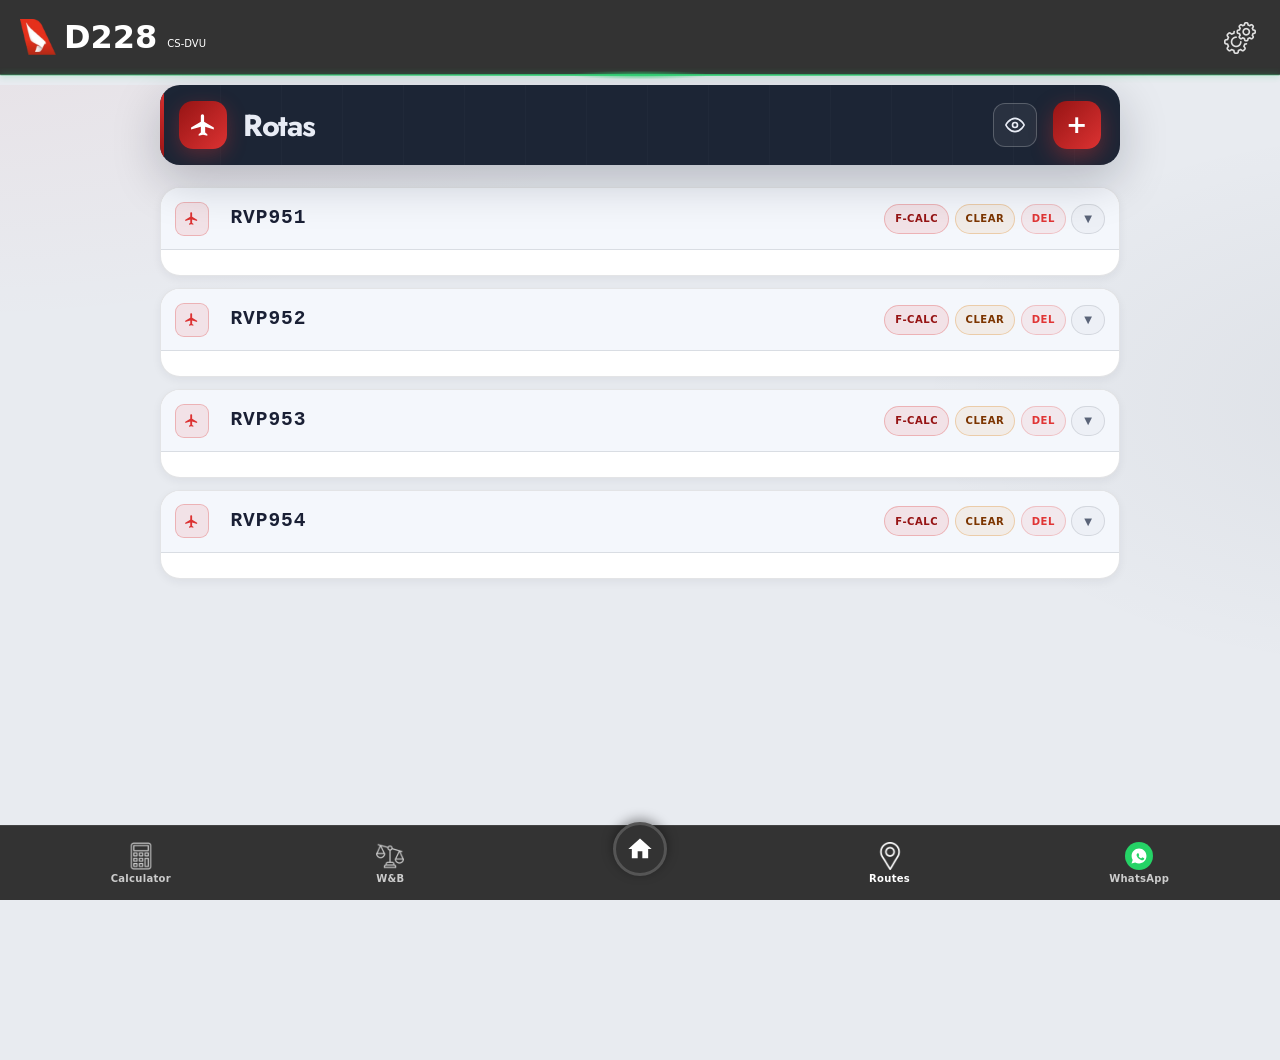
<file: rotas.html>
<!DOCTYPE html>
<html lang="pt">
    <head>
        <meta charset="UTF-8">
        <meta name="viewport" content="width=device-width, initial-scale=1.0">
        <title>Gestão de Rotas</title>
        <link href="css/theme.css" rel="stylesheet">
        <link href="css/rotas.css" rel="stylesheet">
        <link href="css/menu.css" rel="stylesheet">
        <link href="css/popup-TLoad.css" rel="stylesheet">
    </head>
    <body>
        <header>
            <div id="header"></div>
        </header>
        <main id="spa-view">
        <!-- toolbar -->
        <section class="toolbar-rotas" aria-label="Painel de gestão de rotas">
            <div class="toolbar-plane-icon" aria-hidden="true">
                <svg width="26" height="26" viewBox="0 0 24 24" fill="currentColor">
                    <path d="M22 16.21v-1.895l-9-5.4V3.5A1.5 1.5 0 0 0 11.5 2 1.5 1.5 0 0 0 10 3.5v5.415l-9 5.4V16.21l9-2.7V19l-2 1.5V22l4-1 4 1v-1.5L14 19v-5.49l8 2.7z"/>
                </svg>
            </div>
            <div class="toolbar-copy">
                <h1>Rotas</h1>
            </div>
            <button id="btn-toggle-leg-metrics" class="btn-toggle-metrics" type="button"
                    title="Ocultar métricas das legs" aria-label="Ocultar métricas das legs" aria-pressed="false">
                <svg class="icon-eye" width="20" height="20" viewBox="0 0 24 24" fill="none" stroke="currentColor" stroke-width="2" stroke-linecap="round" stroke-linejoin="round" aria-hidden="true">
                    <path d="M1 12s4-8 11-8 11 8 11 8-4 8-11 8-11-8-11-8Z"/>
                    <circle cx="12" cy="12" r="3"/>
                </svg>
                <svg class="icon-eye-off" width="20" height="20" viewBox="0 0 24 24" fill="none" stroke="currentColor" stroke-width="2" stroke-linecap="round" stroke-linejoin="round" aria-hidden="true">
                    <path d="M17.94 17.94A10.94 10.94 0 0 1 12 20c-7 0-11-8-11-8a20.6 20.6 0 0 1 5.06-6.06M9.9 4.24A10.4 10.4 0 0 1 12 4c7 0 11 8 11 8a20.7 20.7 0 0 1-2.16 3.19m-6.72-1.07a3 3 0 1 1-4.24-4.24"/>
                    <path d="M1 1l22 22"/>
                </svg>
            </button>
            <button id="btn-nova-rota" class="fab-add-rota" title="Nova rota" aria-label="Nova rota">+</button>
        </section>
        <!-- POPUP TRAFFIC LOAD -->
        <template id="popup-TLoad-Template">
            <dialog id="popup-TLoad" class="popup-TLoad" tabindex="-1">
                <div class="tabs">
                    <div class="tab active" data-tab="1">Manual Load</div>
                    <div class="tab" data-tab="2">Manual Pax</div>
                    <div class="tab" data-tab="3">Seat Control</div>
                    <div class="tab" data-tab="4">Baggage Control</div>
                </div>
                <!-- Tab 1 -->
                <div class="tab-content active" id="tab1">
                    <label for="manual-load">Traffic Load Manual (Kg):</label>
                    <input type="number" inputmode="numeric" pattern="[0-9]*" min="0" id="manual-load" placeholder="ex: 420">
                </div>
                <!-- Tab 2 -->
                <div class="tab-content" id="tab2">
                    <div class="counter-row">
                        <label for="men">Homens</label>
                        <input id="men" class="counter-input" type="text" inputmode="numeric" pattern="[0-9]*" value="0" autocomplete="off">
                    </div>
                    <div class="counter-row">
                        <label for="women">Mulheres</label>
                        <input id="women" class="counter-input" type="text" inputmode="numeric" pattern="[0-9]*" value="0" autocomplete="off">
                    </div>
                    <div class="counter-row">
                        <label for="children">Crianças</label>
                        <input id="children" class="counter-input" type="text" inputmode="numeric" pattern="[0-9]*" value="0" autocomplete="off">
                    </div>
                    <div id="Total-Man-Pax">
                        <div>
                            <span>Extra</span>
                            <input type="text" inputmode="numeric" pattern="[0-9]*" id="extra" autocomplete="off">
                        </div>
                        <div>
                            <span>Total</span>
                            <span id="total">0</span>
                        </div>
                    </div>
                </div>
                <!-- Tab 3 -->
                <div class="tab-content" id="tab3">
                    <h2>Select seat occupancy:</h2>
                    <div id="Total-weight-seat-control">
                        <span>Total Weight</span>
                        <p id="totalWeight">0Kg</p>
                    </div>
                    <div id="moments">
                        <span>Total Moments</span>
                        <p id="totalMoment">0Kg</p>
                    </div>
                    <div class="seat-map"><strong class="inputData" id="txt-Arm">Arm</strong><strong class="inputData" id="txt-kg">Kg</strong><strong class="inputData" id="txt-Right-kg">Kg</strong>
                        <div class="inputData">
                            <div id="rowC1">
                                <input type="number" inputmode="numeric" pattern="[0-9]*" min="0">
                            </div>
                            <div id="rowC2">
                                <input type="number" inputmode="numeric" pattern="[0-9]*" min="0">
                            </div>
                            <div id="rowC3">
                                <input type="number" inputmode="numeric" pattern="[0-9]*" min="0">
                            </div>
                            <div id="rowC4">
                                <input type="number" inputmode="numeric" pattern="[0-9]*" min="0">
                            </div>
                            <div id="rowC5">
                                <input type="number" inputmode="numeric" pattern="[0-9]*" min="0">
                            </div>
                            <div id="rowC6">
                                <input type="number" inputmode="numeric" pattern="[0-9]*" min="0">
                            </div>
                            <div id="rowC7">
                                <input type="number" inputmode="numeric" pattern="[0-9]*" min="0">
                            </div>
                            <div id="rowC8">
                                <input type="number" inputmode="numeric" pattern="[0-9]*" min="0">
                            </div>
                            <div id="rowC9">
                                <input type="number" inputmode="numeric" pattern="[0-9]*" min="0">
                            </div>
                        </div>
                        <div class="inputData">
                            <div id="rowA1">
                                <input class="arm-input" type="number" inputmode="numeric" pattern="[0-9]*" min="0">
                                <input type="number" inputmode="numeric" pattern="[0-9]*" min="0">
                            </div>
                            <div id="rowA2">
                                <input class="arm-input" type="number" inputmode="numeric" pattern="[0-9]*" min="0">
                                <input type="number" inputmode="numeric" pattern="[0-9]*" min="0">
                            </div>
                            <div id="rowA3">
                                <input class="arm-input" type="number" inputmode="numeric" pattern="[0-9]*" min="0">
                                <input type="number" inputmode="numeric" pattern="[0-9]*" min="0">
                            </div>
                            <div id="rowA4">
                                <input class="arm-input" type="number" inputmode="numeric" pattern="[0-9]*" min="0">
                                <input type="number" inputmode="numeric" pattern="[0-9]*" min="0">
                            </div>
                            <div id="rowA5">
                                <input class="arm-input" type="number" inputmode="numeric" pattern="[0-9]*" min="0">
                                <input type="number" inputmode="numeric" pattern="[0-9]*" min="0">
                            </div>
                            <div id="rowA6">
                                <input class="arm-input" type="number" inputmode="numeric" pattern="[0-9]*" min="0">
                                <input type="number" inputmode="numeric" pattern="[0-9]*" min="0">
                            </div>
                            <div id="rowA7">
                                <input class="arm-input" type="number" inputmode="numeric" pattern="[0-9]*" min="0">
                                <input type="number" inputmode="numeric" pattern="[0-9]*" min="0">
                            </div>
                            <div id="rowB8">
                                <input class="arm-input" type="number" inputmode="numeric" pattern="[0-9]*" min="0">
                                <input type="number" inputmode="numeric" pattern="[0-9]*" min="0">
                            </div>
                            <div id="rowA9">
                                <input class="arm-input" type="number" inputmode="numeric" pattern="[0-9]*" min="0">
                                <input type="number" inputmode="numeric" pattern="[0-9]*" min="0">
                            </div>
                            <div id="rowB9" style="
/* top: 486px */">
                                <input type="number" inputmode="numeric" pattern="[0-9]*" min="0">
                            </div>
                        </div>
                        <img src="img/lay19pax.png" class="seat-img" alt="layout avião" style="padding-bottom: 0px; margin-bottom: 16px; padding-top: 0px; margin-top: 0px;">
                        <!-- fila 1 -->
                        <button class="seat-btn" data-seat="A" data-row="1" id="btn-RowA1"></button>
                        <button class="seat-btn" data-seat="C" data-row="1" id="btn-RowC1"></button>
                        <!-- fila 2 -->
                        <button class="seat-btn" data-seat="A" data-row="2" id="btn-RowA2"></button>
                        <button class="seat-btn" data-seat="C" data-row="2" id="btn-RowC2"></button>
                        <!-- fila 3 -->
                        <button class="seat-btn" data-seat="A" data-row="3" id="btn-RowA3"></button>
                        <button class="seat-btn" data-seat="C" data-row="3" id="btn-RowC3"></button>
                        <!-- fila 4 -->
                        <button class="seat-btn" data-seat="A" data-row="4" id="btn-RowA4"></button>
                        <button class="seat-btn" data-seat="C" data-row="4" id="btn-RowC4"></button>
                        <!-- fila 5 -->
                        <button class="seat-btn" data-seat="A" data-row="5" id="btn-RowA5"></button>
                        <button class="seat-btn" data-seat="C" data-row="5" id="btn-RowC5"></button>
                        <!-- fila 6 -->
                        <button class="seat-btn" data-seat="A" data-row="6" id="btn-RowA6"></button>
                        <button class="seat-btn" data-seat="C" data-row="6" id="btn-RowC6"></button>
                        <!-- fila 7 -->
                        <button class="seat-btn" data-seat="A" data-row="7" id="btn-RowA7"></button>
                        <button class="seat-btn" data-seat="C" data-row="7" id="btn-RowC7"></button>
                        <!-- fila 8 -->
                        <button class="seat-btn" data-seat="B" data-row="8" id="btn-RowB8"></button>
                        <button class="seat-btn" data-seat="C" data-row="8" id="btn-RowC8"></button>
                        <!-- fila 9 -->
                        <button class="seat-btn" data-seat="A" data-row="9" id="btn-RowA9"></button>
                        <button class="seat-btn" data-seat="B" data-row="9" id="btn-RowB9"></button>
                        <button class="seat-btn" data-seat="C" data-row="9" id="btn-RowC9"></button>
                    </div>
                    <div class="legenda">
                        <span id="Leg-Press">Press any seat to set passenger type</span>
                        <span class="homem">Man</span><span class="mulher">Woman</span><span class="crianca">Child</span>
                    </div>
                    <button class="floating-edit" id="edit-btn">✎</button>
                </div>
                <!-- Tab 4 -->
                <div class="tab-content" id="tab4">
                    <div class="layout" id="cargo-layout">
                        <div id="grid">
                            <img src="img/front-cargo.png" loading="lazy" width="145">
                            <div id="fwd-values">
                                <div>
                                    <strong>Weight</strong>
                                    <input type="number" inputmode="numeric" pattern="[0-9]*" min="0" value="0" id="f-cargo-weight" required="true">
                                </div>
                                <div>
                                    <strong>Arm</strong>
                                    <input type="number" inputmode="numeric" pattern="[0-9]*" min="0" id="f-cargo-Arm" value="2.560" required="true">
                                </div>
                            </div>
                            <div id="Warning">
                                <strong id="msg">WARNING!<br>     Front baggage compartment exceeds limits!</strong>
                            </div>
                            <img src="img/small-rear-cargo.png" width="145" loading="lazy" id="cargoImage" style="border-top-style: none;">
                            <div id="aft-values">
                                <div>
                                    <strong>Weight</strong>
                                    <input type="number" inputmode="numeric" pattern="[0-9]*" min="0" value="0" id="r-cargo-weight" required="true">
                                </div>
                                <div>
                                    <strong>Arm</strong>
                                    <input type="number" inputmode="numeric" pattern="[0-9]*" min="0" id="r-cargo-Arm" required="true">
                                </div>
                                <div class="toggle-row">
                                    <label class="toggle">
                                        <input type="checkbox" id="toggleSeatType"><span class="slider"></span>
                                    </label><strong style="font-size: 12px;">Large Baggage compartment</strong>
                                </div>
                            </div>
                        </div>
                    </div>
                </div>
                <!-- botão flutuante -->
                <button class="floating-enter" id="enter-btn">
                    <svg width="18" height="18" viewBox="0 0 24 24" fill="none" stroke="currentColor" stroke-width="2.5" stroke-linecap="round" stroke-linejoin="round" style="display: block; margin: auto;">
                        <polyline points="9 10 4 15 9 20"></polyline>
                        <path d="M20 4v7a4 4 0 0 1-4 4H4"></path>
                    </svg>
                </button>
            </dialog>
        </template>
        </main>
        <!-- scripts -->
        <footer>
            <div id="footer"></div>
        </footer>
        <script src="js/sw-register.js"></script>
        <script src="js/general.js"></script>
        <script src="js/spa-router.js"></script>
        <script src="js/dataLoader.js"></script>
        <script src="js/rotas.js"></script>
        <script src="js/popup-TLoad.js"></script>
    </body>
</html>
</file>
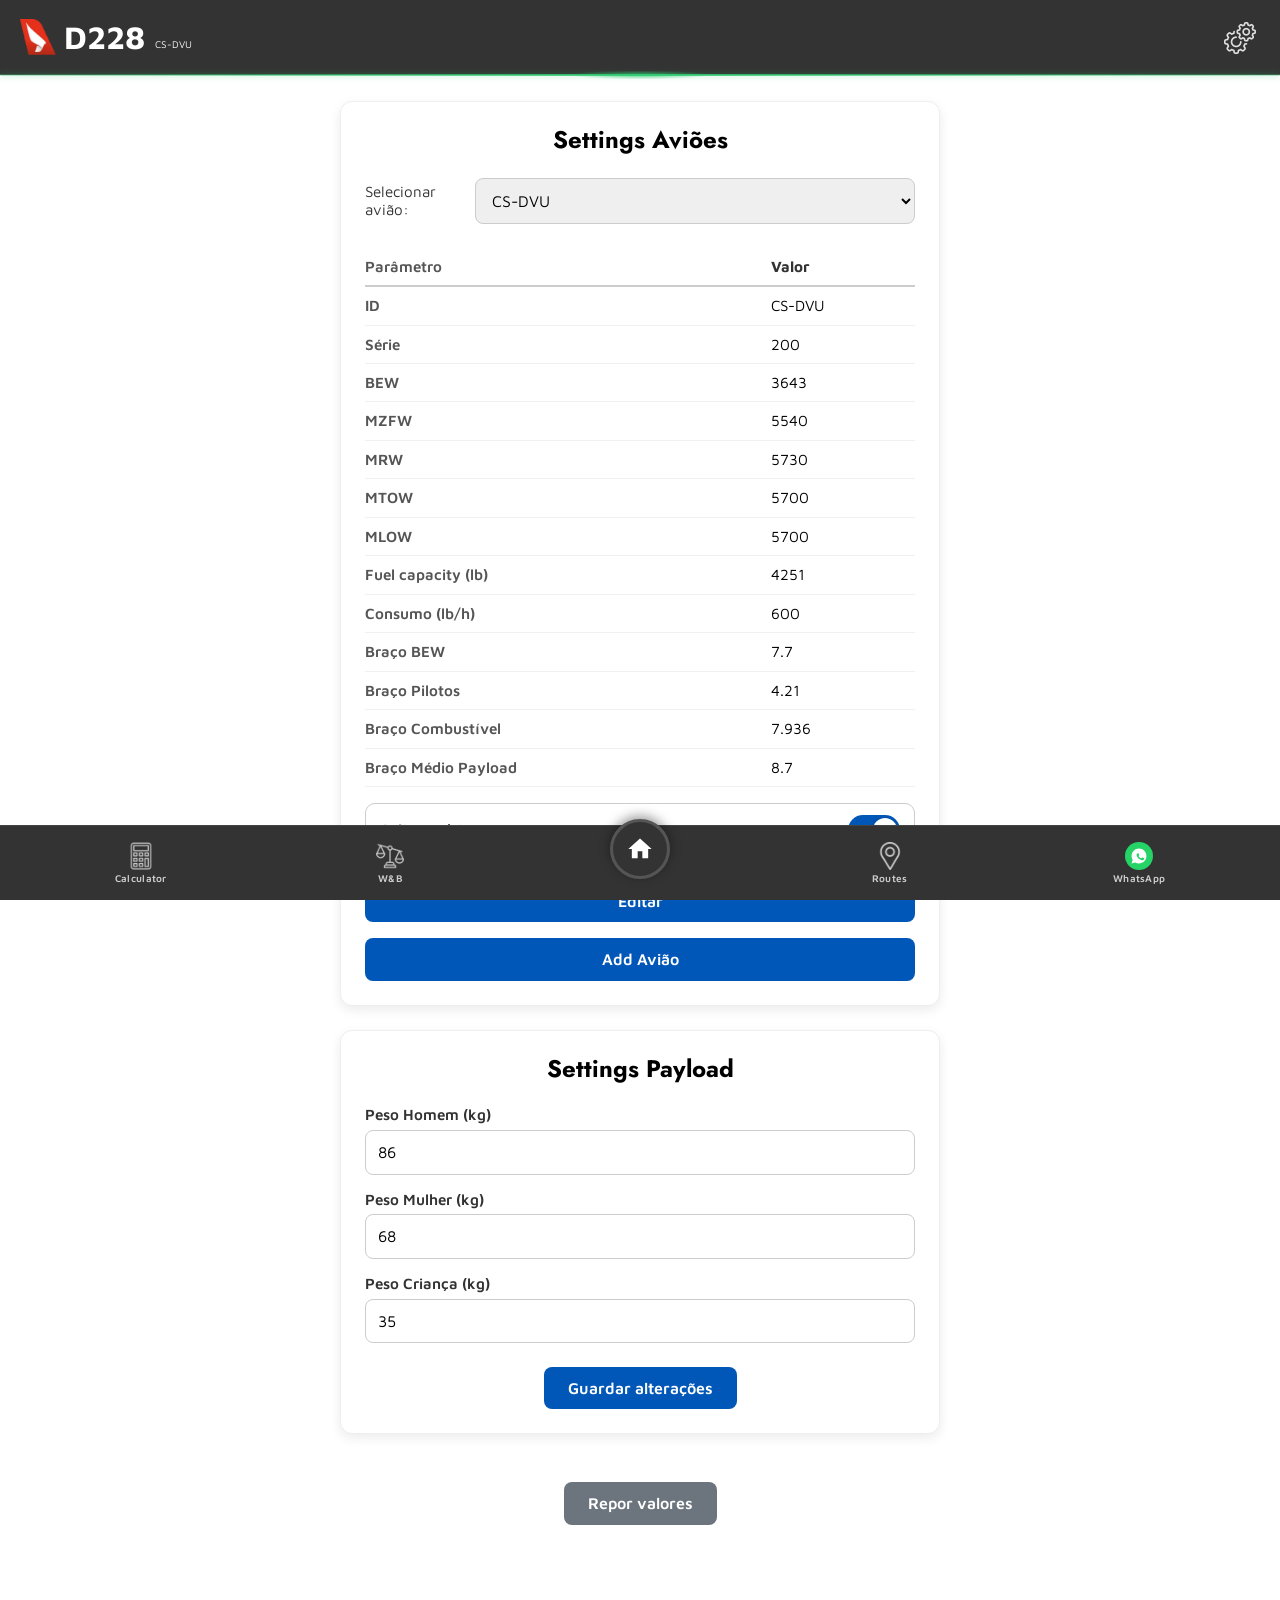
<file: settings.html>
<!DOCTYPE html>
<html lang="pt">
    <head>
        <meta charset="UTF-8">
        <meta name="viewport" content="width=device-width, initial-scale=1.0">
        <title>Settings</title>
        <link rel="stylesheet" href="css/theme.css">
        <link rel="stylesheet" href="css/settings.css">
        <link rel="stylesheet" href="css/menu.css">
    </head>
    <body>
        <header>
            <div id="header"></div>
        </header>
        <main class="settings-container">
            <section class="section settings-aircraft">
                <h2 class="section-title">Settings Aviões</h2>
                <div class="input-row aircraft-select-group">
                    <label for="aircraft-select">Selecionar avião:</label>
                    <select id="aircraft-select"></select>
                </div>
                <table class="settings-table">
                    <thead>
                        <tr>
                            <th>Parâmetro</th>
                            <th>Valor</th>
                        </tr>
                    </thead>
                    <tbody>
</tbody>
                </table>
                <div class="checkbox-group">
                    <label for="default-aircraft" class="default-switch-label">
                        <span class="switch-text">Avião padrão</span>
                        <span class="switch-control">
                            <input type="checkbox" id="default-aircraft" class="switch-input">
                            <span class="switch-slider" aria-hidden="true"></span>
                        </span>
                    </label>
                </div>
                <div class="button-group">
                    <button id="open-edit" class="btn primary">Editar</button>
                    <button id="open-add" class="btn primary">Add Avião</button>
                </div>
            </section>
            <section class="section settings-payload">
                <h2 class="section-title">Settings Payload</h2>
                <div class="input-group">
                    <label for="std-man">Peso Homem (kg)</label>
                    <input type="number" inputmode="numeric" id="std-man" placeholder="ex: 86">
                </div>
                <div class="input-group">
                    <label for="std-woman">Peso Mulher (kg)</label>
                    <input type="number" inputmode="numeric" id="std-woman" placeholder="ex: 68">
                </div>
                <div class="input-group">
                    <label for="std-child">Peso Criança (kg)</label>
                    <input type="number" inputmode="numeric" id="std-child" placeholder="ex: 35">
                </div>
                <div class="button-center">
                    <button id="save-payload" class="btn primary">Guardar alterações</button>
                </div>
            </section>
            <div class="button-center reset-area">
                <button id="reset-defaults" class="btn secondary">Repor valores</button>
            </div>
        </main>
        <div id="edit-modal" class="modal">
            <div class="modal-content"><span id="close-edit" class="close">&times;</span>
                <form id="edit-form" class="aircraft-form">
                    <h3>Editar avião</h3>
                    <div class="form-grid">
                        <div class="input-group">
                            <label for="edit-id">ID</label>
                            <input type="text" id="edit-id" name="edit-id">
                        </div>
                        <div class="input-group">
                            <label for="edit-serie">Série</label>
                            <input type="text" inputmode="decimal" pattern="[0-9.]*" id="edit-serie" name="edit-serie">
                        </div>
                        <div class="input-group">
                            <label for="edit-bew">BEW (kg)</label>
                            <input type="text" inputmode="decimal" pattern="[0-9.]*" id="edit-bew" name="edit-bew">
                        </div>
                        <div class="input-group">
                            <label for="edit-mzfw">MZFW (kg)</label>
                            <input type="text" inputmode="decimal" pattern="[0-9.]*" id="edit-mzfw" name="edit-mzfw">
                        </div>
                        <div class="input-group">
                            <label for="edit-mrw">MRW (kg)</label>
                            <input type="text" inputmode="decimal" pattern="[0-9.]*" id="edit-mrw" name="edit-mrw">
                        </div>
                        <div class="input-group">
                            <label for="edit-mtow">MTOW (kg)</label>
                            <input type="text" inputmode="decimal" pattern="[0-9.]*" id="edit-mtow" name="edit-mtow">
                        </div>
                        <div class="input-group">
                            <label for="edit-mlow">MLOW (kg)</label>
                            <input type="text" inputmode="decimal" pattern="[0-9.]*" id="edit-mlow" name="edit-mlow">
                        </div>
                        <div class="input-group">
                            <label for="edit-fuelTank">Fuel Capacity (lb)</label>
                            <input type="text" inputmode="decimal" pattern="[0-9.]*" id="edit-fuelTank" name="edit-fuelTank">
                        </div>
                        <div class="input-group">
                            <label for="edit-consumo">Consumo (lb/h)</label>
                            <input type="text" inputmode="decimal" pattern="[0-9.]*" id="edit-consumo" name="edit-consumo">
                        </div>
                        <div class="input-group">
                            <label for="edit-armBEW">BEW arm (m)</label>
                            <input type="text" inputmode="decimal" pattern="[0-9.]*" id="edit-armBEW" name="edit-armBEW">
                        </div>
                        <div class="input-group">
                            <label for="edit-armPilots">Pilot seat arm (m)</label>
                            <input type="text" inputmode="decimal" pattern="[0-9.]*" id="edit-armPilots" name="edit-armPilots">
                        </div>
                        <div class="input-group">
                            <label for="edit-armFuel">Fuel arm (m)</label>
                            <input type="text" inputmode="decimal" pattern="[0-9.]*" id="edit-armFuel" name="edit-armFuel">
                        </div>
                        <div class="input-group">
                            <label for="edit-armPayload">Payload arm (m)</label>
                            <input type="text" inputmode="decimal" pattern="[0-9.]*" id="edit-armPayload" name="edit-armPayload">
                        </div>
                    </div>
                    <div class="button-group modal-actions">
                        <button type="submit" class="btn primary">Guardar alterações</button>
                        <button type="button" id="delete-aircraft" class="btn danger">Apagar avião</button>
                    </div>
                </form>
            </div>
        </div>
        <div id="add-modal" class="modal">
            <div class="modal-content"><span id="close-add" class="close">&times;</span>
                <form id="add-form" class="aircraft-form">
                    <h3>Novo avião</h3>
                    <div class="form-grid">
                        <div class="input-group">
                            <label for="add-id">ID</label>
                            <input type="text" id="add-id" name="add-id" required placeholder="ex: CS-DVU">
                        </div>
                        <div class="input-group">
                            <label for="add-serie">Série</label>
                            <input type="text" inputmode="decimal" pattern="[0-9.]*" id="add-serie" name="add-serie" required placeholder="ex: 212">
                        </div>
                        <div class="input-group">
                            <label for="add-bew">BEW (kg)</label>
                            <input type="text" inputmode="decimal" pattern="[0-9.]*" id="add-bew" name="add-bew">
                        </div>
                        <div class="input-group">
                            <label for="add-mzfw">MZFW (kg)</label>
                            <input type="text" inputmode="decimal" pattern="[0-9.]*" id="add-mzfw" name="add-mzfw">
                        </div>
                        <div class="input-group">
                            <label for="add-mrw">MRW (kg)</label>
                            <input type="text" inputmode="decimal" pattern="[0-9.]*" id="add-mrw" name="add-mrw">
                        </div>
                        <div class="input-group">
                            <label for="add-mtow">MTOW (kg)</label>
                            <input type="text" inputmode="decimal" pattern="[0-9.]*" id="add-mtow" name="add-mtow">
                        </div>
                        <div class="input-group">
                            <label for="add-mlow">MLOW (kg)</label>
                            <input type="text" inputmode="decimal" pattern="[0-9.]*" id="add-mlow" name="add-mlow">
                        </div>
                        <div class="input-group">
                            <label for="add-fuelTank">Fuel capacity (lb)</label>
                            <input type="text" inputmode="decimal" pattern="[0-9.]*" id="add-fuelTank" name="add-fuelTank" placeholder="ex: 4200">
                        </div>
                        <div class="input-group">
                            <label for="add-consumo">Consumo (lb/h)</label>
                            <input type="text" inputmode="decimal" pattern="[0-9.]*" id="add-consumo" name="add-consumo" placeholder="ex: 600">
                        </div>
                        <div class="input-group">
                            <label for="add-armBEW">BEW arm (m)</label>
                            <input type="text" inputmode="decimal" pattern="[0-9.]*" id="add-armBEW" name="add-armBEW">
                        </div>
                    </div>
                    <input type="hidden" id="add-armPilots" name="add-armPilots" value="4.21">
                    <input type="hidden" id="add-armFuel" name="add-armFuel" value="7.936">
                    <input type="hidden" id="add-armPayload" name="add-armPayload" value="8.7">
                    <button type="submit" class="btn primary full-width-btn">Adicionar avião</button>
                </form>
            </div>
        </div>
        <div id="toast"></div>
        <footer>
            <div id="footer"></div>
        </footer>
        <script src="js/sw-register.js"></script>
        <script src="js/general.js"></script>
        <script src="js/dataLoader.js"></script>
        <script src="js/settings.js"></script>
    </body>
</html>
</file>
<file: css/index.css>
/* Base: ecrãs muito pequenos (iPhone SE ~320px) */
.menu {
    display: grid;
    grid-template-columns: 1fr;

    /* 1 coluna */
    gap: 10px;
    margin: 20px auto;
}

.menu button.btn-tools {
    display: flex;
    flex-direction: column;
    align-items: center;
    justify-content: center;
    padding: 8px;
    border: none;
    border-radius: 10px;
    background: #2b353f;
    color: white;
    font-size: 12px;
    cursor: pointer;
    transition: background 0.2s;
    min-width: 90px;
    min-height: 90px;
}

.menu button:hover {
    background: #151718;
}

.menu button img {
    width: 28px;
    height: 28px;
    margin-bottom: 8px;
}

.menu img {
    width: 120px;
    margin-bottom: 30px;
}

/* Telemóveis normais (>=361px) */
@media (min-width: 361px) {
    h1 {
        font-size: 45px;
        font-family: 'ADLaM Display', cursive;
    }

    .menu {
        grid-template-columns: repeat(2, 1fr);
        gap: 15px;
    }

    .menu button {
        min-width: 120px;
        min-height: 120px;
        font-size: 14px;
        padding: 12px;
    }

    .menu button img {
        width: 35px;
        height: 35px;
    }

    .menu img {
        width: 150px;
    }
}

/* Tablets médios (>=601px) */
@media (min-width: 601px) {
    h1 {
        font-size: 55px;
        font-family: 'ADLaM Display', cursive;
    }

    .menu {
        grid-template-columns: repeat(4, 1fr);
        gap: 20px;
    }

    .menu button {
        min-width: 180px;
        min-height: 180px;
        font-size: 16px;
        padding: 15px;
    }

    .menu button img {
        width: 50px;
        height: 50px;
    }

    .menu img {
        width: 200px;
    }
}

/* Desktop / iPad grande (>=1025px) */
@media (min-width: 1025px) {
    h1 {
        font-size: 65px;
        font-family: 'ADLaM Display', cursive;
    }

    .menu {
        grid-template-columns: repeat(4, 1fr);
        margin: 50px auto;
    }

    .menu button {
        min-width: 220px;
        min-height: 220px;
        font-size: 18px;
        padding: 18px;
    }

    .menu button img {
        width: 60px;
        height: 60px;
    }

    .menu img {
        width: 250px;
    }
}

#version {
    margin-left: 10px;
}

#flytools #flytools-heading {
    display: flex;
    flex-direction: column;
    align-items: center;
    gap: 0px;
    padding-bottom: 0px;
    padding-top: 0px;
}

#flytools {
    display: flex;
    justify-content: center;
    flex-direction: column;
    align-items: center;
}

#version p {
    font-size: 12px;
    font-family: 'Maven Pro', sans-serif;
}

/* === SHEET PWA (instalar app) ===================== */
#install-sheet {
    position: fixed;
    left: 0;
    right: 0;
    bottom: 0;
    z-index: 9999;
    display: flex;
    justify-content: center;
    transition: transform .25s ease-out, opacity .25s ease-out;
    transform: translateY(100%);
    opacity: 0;
    pointer-events: none;
}

#install-sheet.show {
    transform: translateY(0);
    opacity: 1;
    pointer-events: auto;
}

#install-sheet.hidden {
    display: none !important;
}

#install-body {
    width: min(520px, 100%);
    background: #fff;
    border-radius: 16px 16px 0 0;
    box-shadow: 0 -8px 30px rgba(15,23,42,.15);
    padding: 1.2rem 1.2rem 1.4rem;
    position: relative;
    font-family: system-ui, -apple-system, "Segoe UI", sans-serif;
}

/* header do sheet */
#install-body > div:first-child h3 {
    margin: 0;
    font-size: 1rem;
}

#install-close {
    border: none;
    background: transparent;
    font-size: 1.6rem;
    line-height: 1;
    cursor: pointer;
}

/* bloco app */
#install-app {
    display: flex;
    gap: .75rem;
    align-items: center;
    margin: .9rem 0;
}

#install-icon {
    width: 46px;
    height: 46px;
    border-radius: 6px;
}

#install-title {
    margin: 0;
    font-size: .95rem;
}

#install-sub {
    margin: .15rem 0 0;
    color: #6b7280;
    font-size: .75rem;
}

/* iOS steps */
#install-ios {
    margin: 0 0 1rem;
    padding-left: 1.2rem;
    color: #111827;
    font-size: .85rem;
}

#install-ios li {
    margin-bottom: .45rem;
}

/* icon partilha iOS */
#ios-share {
    display: inline-block;
    width: 1rem;
    height: 1rem;
    background: url("../img/iphone-share.png") center/contain no-repeat;
    vertical-align: -2px;
}

/* bloco android */
#install-android {
    margin-bottom: 1rem;
}

#install-android.hidden {
    display: none !important;
}

#install-android-btn {
    width: 100%;
    height: 38px;
    border: none;
    border-radius: 9999px;
    background: #0ea5e9;
    color: #fff;
    font-weight: 600;
    cursor: pointer;
    font-size: .85rem;
}

/* opcional: não mostrar em ecrã grande */
@media (min-width: 900px) {
    #install-sheet {
        bottom: 1.2rem;
        transform: translateY(20px);
    }
}

/* se estiver em iPhone e for Chrome (ou outro que não seja Safari), em vez de mostrar o sheet de instalação mostras uma nota tipo “Para instalar usa o Safari”. */
#install-warning {
    position: fixed;
    left: 0;
    right: 0;
    bottom: .8rem;
    display: flex;
    justify-content: center;
    pointer-events: none;
    z-index: 9999;
}

#install-warning-body {
    background: #fff;
    border: 1px solid rgba(0,0,0,.05);
    box-shadow: 0 10px 30px rgba(15,23,42,.22);
    border-radius: 14px;
    padding: .75rem 1rem .8rem;
    width: min(460px, 94vw);
    font-family: system-ui, -apple-system, "Segoe UI", sans-serif;
    pointer-events: auto;
    text-align: center;
}

#install-warning p {
    margin: 0 0 .35rem;
    font-size: .85rem;
    color: #111827;
}

#install-warning button {
    margin-top: .4rem;
    background: #0ea5e9;
    color: #fff;
    border: none;
    border-radius: 9999px;
    padding: .35rem .95rem;
    font-size: .8rem;
    cursor: pointer;
}

.hidden {
    display: none !important;
}
</file>
<file: css/calculadora.css>
:root {
    --bg: #f3f4f6;
    --card-bg: #fff;
    --border: #e5e7eb;
    --muted: #4b5563;
    --radius-card: 14px;
    --radius-sm: 8px;
    --shadow-card: 0 4px 12px rgba(15, 23, 42, 0.07);
    --accent: #59b2db;
    --danger: #ef4444;
    --warn: #fde68a;
}

html,
body {
    width: 100%;
    overflow-x: hidden;
    overscroll-behavior-x: none;
}

body {
    background: var(--bg);
    font-family: system-ui, -apple-system, "Segoe UI", sans-serif;
    padding-bottom: 4rem;
}

.container {
    display: flex;
    flex-direction: column;
    align-items: center;
    padding: 0 0.8rem 1.2rem;
    max-width: 760px;
    margin: 0 auto;
}

.section {
    width: 100%;
    margin-bottom: 1rem;
    border-radius: var(--radius-card);
    padding: 0.9rem;
    border: 1px solid rgba(15, 23, 42, 0.03);
    background: var(--card-bg);
    box-shadow: var(--shadow-card);
}

.block-title {
    margin: 0 0 0.8rem;
    font-size: 1rem;
    text-align: center;
    letter-spacing: 0.02em;
    color: #1f2937;
}

.total-mobile-card {
    border: 1px solid var(--border);
    border-radius: 12px;
    padding: 0.55rem 0.7rem;
    background: #f9fafb;
    display: flex;
    justify-content: space-between;
    align-items: baseline;
    margin-bottom: 0.65rem;
    color: var(--muted);
}

.total-mobile-card strong {
    font-family: 'Courier New', monospace;
    font-size: 1.24rem;
    color: #111827;
}

.time-display-wrap {
    display: flex;
    justify-content: center;
    margin-bottom: 0.65rem;
}

.time-display {
    font-family: 'Courier New', monospace;
    font-size: 2.6rem;
    font-weight: 700;
    color: #111827;
    letter-spacing: 0.08em;
    background: #f9fafb;
    border: 1px solid var(--border);
    border-radius: 12px;
    padding: 0.35rem 1.4rem;
    text-align: center;
    min-width: 150px;
    user-select: none;
}

.conversion-line input,
.history-editor select {
    border-radius: 10px;
    border: 1px solid #d1d5db;
    background: #fff;
    color: #111827;
    padding: 0.58rem 0.55rem;
    font-size: 0.98rem;
    font-weight: 700;
    width: 100%;
    min-width: 0;
    box-sizing: border-box;
}

.field-selector {
    display: grid;
    grid-template-columns: 1fr 1fr;
    gap: 0.5rem;
    margin-bottom: 0.55rem;
}

.field-btn {
    border: 1px solid #d1d5db;
    border-radius: 10px;
    background: #f3f4f6;
    color: #374151;
    min-height: 38px;
    font-weight: 700;
}

.field-btn.is-active {
    border-color: var(--accent);
    color: #0f172a;
    background: #eaf6fd;
}

.keypad {
    display: grid;
    grid-template-columns: repeat(3, minmax(0, 1fr));
    gap: 0.5rem;
    margin-bottom: 0.65rem;
}

.keypad button {
    min-height: 42px;
    border-radius: 10px;
    border: 1px solid #d1d5db;
    background: #f8fafc;
    color: #111827;
    font-size: 1rem;
    font-weight: 700;
}

.manual-actions {
    display: grid;
    grid-template-columns: 1fr 1fr;
    gap: 0.5rem;
    margin-bottom: 0.55rem;
}

.manual-actions.secondary-actions {
    grid-template-columns: 1fr;
    margin-bottom: 0.55rem;
}

.ghost-btn,
.primary-btn,
.danger-btn {
    border: 1px solid transparent;
    border-radius: 10px;
    cursor: pointer;
    transition: transform 0.15s ease;
    min-height: 40px;
    padding: 0.48rem;
    font-weight: 700;
    font-size: 0.92rem;
}

.ghost-btn {
    background: #f3f4f6;
    color: #374151;
    border-color: #e5e7eb;
}

.primary-btn {
    background: var(--accent);
    color: #fff;
    border-color: #4ba3ca;
}

.danger-btn {
    background: #f5ee85;
    border-color: #f5ee85;
    color: #991b1b;
}

.ghost-btn:hover,
.primary-btn:hover,
.danger-btn:hover,
.keypad button:hover,
.field-btn:hover {
    transform: translateY(-1px);
}

.history-screen {
    border: 1px solid var(--border);
    border-radius: 12px;
    background: #f9fafb;
    padding: 0.65rem;
}

.history-header {
    display: flex;
    justify-content: space-between;
    align-items: center;
    margin-bottom: 0.45rem;
}

.history-header h4 {
    margin: 0;
    font-size: 0.92rem;
}

.history-header-right {
    display: flex;
    align-items: center;
    gap: 0.5rem;
}

.clear-history-btn {
    border: 1px solid #fecaca;
    background: #fee2e2;
    color: #991b1b;
    border-radius: 8px;
    font-size: 0.78rem;
    font-weight: 700;
    cursor: pointer;
    min-height: 26px;
    transition: transform 0.15s ease;
    padding-top: 0.1rem;
    padding-left: 15px;
    padding-right: 16px;
}

.clear-history-btn:hover {
    transform: translateY(-1px);
}

.history-editor {
    display: grid;
    grid-template-columns: 1fr;
    gap: 0.4rem;
    margin-bottom: 0.55rem;
}

.history-editor label {
    display: grid;
    gap: 0.2rem;
    font-size: 0.78rem;
    color: #374151;
}

.history-list {
    list-style: none;
    margin: 0;
    padding: 0;
    max-height: 220px;
    overflow-y: auto;
    display: grid;
    gap: 0.45rem;
}

.history-item {
    border: 1px solid #e5e7eb;
    background: #fff;
    border-radius: 10px;
    padding: 0.5rem;
    display: grid;
    grid-template-columns: 1fr auto;
    gap: 0.4rem;
    align-items: center;
}

.history-item-meta {
    display: flex;
    flex-direction: column;
    gap: 0.15rem;
}

.history-item-value {
    font-weight: 700;
    color: #111827;
}

.history-item-actions {
    display: flex;
    gap: 0.35rem;
}

.history-item-actions button {
    border: 1px solid #d1d5db;
    background: #f8fafc;
    border-radius: 8px;
    min-height: 30px;
    padding: 0 0.5rem;
    font-size: 0.75rem;
}

.calc-block {
    width: 100%;
}

.conversion-line {
    display: grid;
    grid-template-columns: 1fr 1fr 1fr;
    gap: 10px;
    align-items: center;
    margin-bottom: 12px;
    padding: 8px 0;
    border-bottom: 1px dashed #d1d5db;
}

.conversion-line > * {
    min-width: 0;
}

.conversion-line:last-child {
    border-bottom: none;
}

.conversion-line label {
    font-weight: 600;
    color: #1f2937;
    text-align: left;
    white-space: nowrap;
    overflow: hidden;
    text-overflow: ellipsis;
}

.conversion-line input:focus,
.history-editor select:focus {
    border-color: #81b4ff;
    outline: none;
    box-shadow: 0 0 0 3px rgba(37, 129, 255, 0.18);
}

@media (max-width: 600px) {
    .section {
        padding: 0.8rem;
        border-radius: 14px;
    }

    .block-title {
        font-size: 0.96rem;
    }

    .conversion-line {
        grid-template-columns: 1fr;
        gap: 6px;
        margin-bottom: 10px;
    }
}

@media (max-width: 420px) {
    .container {
        padding-left: 0.55rem;
        padding-right: 0.55rem;
    }

    .total-mobile-card strong {
        font-size: 1.1rem;
    }

    .ghost-btn,
    .primary-btn,
    .danger-btn {
        font-size: 0.86rem;
        min-height: 37px;
        padding: 0.42rem;
    }
}
</file>
<file: css/menu.css>
/* Barra de topo */
.navbar {
    position: fixed;
    top: 0;
    left: 0;
    width: 100%;
    height: 75px;
    box-sizing: border-box;
    background: #333;
    padding: 10px 20px;
    z-index: 1000;
}

/* Espaço extra no body para não ficar tapado */
body {
    margin-top: 85px;
}

/* Logo */
.logo {
    color: #fff;
    font-weight: bold;
    font-size: 20px;
    text-decoration: none;
}

/* --- MENU --- */
/* Base (mobile first) */
.navbar .menu {
    list-style: none;
    margin: 0;
    padding: 0;
    display: none;

    /* escondido por defeito no mobile */
    flex-direction: column;
    background: #333;
    position: absolute;
    top: 60px;
    right: 20px;
    padding: 10px;
    gap: 10px;
    box-shadow: 0 8px 16px rgba(0,0,0,.2);
    border-radius: 6px;
    z-index: 1001;
    width: max-content;
}

.navbar .menu li a {
    color: #fff;
    text-decoration: none;
    font-weight: bold;
    font-size: 18px;
    padding: 10px 20px;
    display: block;

    /* aumenta área clicável */
}

.navbar .menu li a:hover {
    background: #555;
    border-radius: 4px;
}

/* Abre no mobile quando activo */
.navbar .menu.active {
    display: flex;
}

/* Botão hambúrguer visível no mobile */
.hamburger {
    font-size: 32px;
    background: none;
    border: none;
    border-radius: 4px;
    color: #fff;
    cursor: pointer;
    display: block;
    margin-left: 20px;
}

/* Layout da barra */
.navbar > div {
    display: flex;
    justify-content: space-between;
    align-items: center;
}

/* Ajustes gerais */
.menu a {
    font-size: 20px;
}

/* WHATSAPP */
.whatsapp-menu {
    width: auto;
}

/* ── FOOTER NAV ── */
/* Pre-render the footer bar immediately via the <footer> element,
   before JS injects the nav icons, to prevent visible layout flicker */
footer {
    position: fixed;
    bottom: 0;
    left: 0;
    width: 100%;
    height: 75px;
    background: #333;
    z-index: 1000;
    border-top: 1px solid #444;
    box-sizing: border-box;
}

.footer-nav {
    position: fixed;
    bottom: 0;
    left: 0;
    width: 100%;
    height: 75px;
    box-sizing: border-box;
    background: #333;
    display: flex;
    align-items: center;
    justify-content: space-around;
    padding: 0 16px;
    z-index: 1000;
    border-top: 1px solid #444;
}

.footer-nav__item {
    display: flex;
    flex-direction: column;
    align-items: center;
    justify-content: center;
    gap: 3px;
    color: #ccc;
    text-decoration: none;
    flex: 1;
    padding: 6px 0;
    transition: color .15s ease;
}

.footer-nav__item:hover,
.footer-nav__item:active {
    color: #fff;
}

.footer-nav__item.active {
    color: #fff;
}

.footer-nav__icon {
    width: 28px;
    height: 28px;
    object-fit: contain;
    filter: brightness(0) invert(1) opacity(.75);
}

.footer-nav__item:hover .footer-nav__icon,
.footer-nav__item:active .footer-nav__icon {
    filter: brightness(0) invert(1);
}

.footer-nav__item.active .footer-nav__icon {
    filter: brightness(0) invert(1);
}

.footer-nav__label {
    font-size: 10px;
    font-weight: 600;
    letter-spacing: .3px;
}

.footer-nav__item--home {
    position: relative;
    top: -14px;
}

.footer-nav__home-bubble {
    width: 54px;
    height: 54px;
    background: #333;
    border: 3px solid #555;
    border-radius: 50%;
    display: flex;
    align-items: center;
    justify-content: center;
    box-shadow: 0 -3px 12px rgba(0,0,0,.4);
    transition: background .15s ease, border-color .15s ease;
}

.footer-nav__item--home:hover .footer-nav__home-bubble,
.footer-nav__item--home:active .footer-nav__home-bubble {
    background: #444;
    border-color: #666;
}

.footer-nav__item--home.active .footer-nav__home-bubble {
    background: #444;
    border-color: #666;
}

.footer-nav__home-svg {
    width: 28px;
    height: 28px;
}

.footer-nav__wa-bubble {
    width: 28px;
    height: 28px;
    background: #25D366;
    border-radius: 50%;
    display: flex;
    align-items: center;
    justify-content: center;
    flex-shrink: 0;
}

.footer-nav__wa-svg {
    width: 18px;
    height: 18px;
}

/* Espaço no body para não ficar tapado pelo footer */
body {
    margin-bottom: 75px;
}
</file>
<file: css/mb.css>
.mb-table {
    width: calc(0 + 0px);
    table-layout: fixed;
    border-radius: 15px;
    outline: 2px solid #000;
    margin: 5px 5px 40px;
    border-bottom-right-radius: 5px;
    border-bottom-left-radius: 5px;
}

/* tbody e tr são elementos HTML, não classes. */
.mb-table tbody tr {
    height: 45px;
}

body {
    font-size: clamp(0.8rem, 1.5vw, 1rem);
}

/* quando a linha excede, pinta a linha inteira */
.limit-exceed {
    background-color: #f69b9b !important;

    /* fundo vermelho claro */
    color: #fff;

    /* texto branco por defeito */
    font-weight: bold;
}

.limit-exceed td {
    background-color: #f69b9b !important;
}

.limit-exceed td#Info-maxpayload {
    color: #fff !important;
}


.limit-input-exceed {
    border: 2px solid #d40000 !important;
    background-color: #ffe8e8 !important;
}

/* quando há .info-warning dentro de .limit-exceed, também fica branco */
.limit-exceed .info-warning {
    color: #fff;
}

/* .info-warning mantém texto branco para legibilidade em linha vermelha */
.info-warning {
    color: #fff;
    font-weight: bold;
    font-size: 11px;
}

div img,
div svg {
    width: 100vw;

    /* 100% da viewport width */
    height: auto;
}

#loadsheet-img {
    position: relative;
    display: inline-block;
}

.btn {
    background: #0057b8;
    color: white;
    border: none;
    padding: 0.5rem 1rem;
    border-radius: 4px;
    cursor: pointer;
}

#mb-table {
    display: flex;
    flex-direction: column;
    padding-right: 10px;
}

#mb-table #heading {
    display: flex;
    justify-content: center;
    align-items: center;
    flex-direction: column;

    /* margin-top: 10px */
    margin-left: 5px;
    margin-right: 5px;
}

#mb-table #heading h2 {
    margin-bottom: 0px;
}

#mb-table #heading #ac-selected {
    margin-top: 0px;
    margin-bottom: 0px;
}

#mb-table #heading #nomeLeg {
    margin-top: 0px;
    margin-bottom: 0px;
}

.mb-table input {
    text-align: center;
    font-size: calc(0 + 0px);
    width: 85%;
    resize: horizontal;
    height: 35px;
    border-radius: 10px;
    border-width: 1px;
    border-style: dotted;
}

thead {
    border-top-left-radius: 16px;
}

thead tr {
    outline: 1px solid #090808;
    border-top-right-radius: 15px;
    border-top-left-radius: 15px;
    border-color: #000000;
    height: 30px;
}

thead #thead-item {
    border-top-left-radius: 15px;
}

th {
    background-color: #2b353f;
    color: #ffffff;
}

thead #thead-info {
    border-top-right-radius: 15px;
}

tbody {
    text-align: center;
}

.mb-print-actions {
    margin: 18px 16px 0;
    display: flex;
    justify-content: center;
    align-items: center;
}

.mb-print-btn {
    width: min(420px, 100%);
    padding: 0.9rem 1.2rem;
    font-size: 1rem;
    font-weight: 600;
}
</file>
<file: css/mb-print-thermal.css>
/* =====================================================
   mb-print-thermal.css
   Esta página constrói o talão como um PDF a sério (texto vetorial
   real + imagem do envelope, ver js/mb-print-thermal.js), em vez de o
   desenhar como uma imagem rasterizada — o PDF já sai com o tamanho
   de página (80mm) embutido, por isso nem o iOS nem apps como o
   Thermer têm de o reformatar. A página em si só mostra o resultado.
   ===================================================== */

body.mb-thermal-body {
    margin: 0;
    background: #f2f2f2;
    color: #111;
}

.mb-thermal-toolbar {
    position: sticky;
    top: 0;
    z-index: 20;
    display: flex;
    flex-wrap: wrap;
    justify-content: center;
    gap: 10px;
    padding: 10px 12px;
    background: rgba(255, 255, 255, 0.97);
    border-bottom: 1px solid #d9d9d9;
}

.mb-thermal-toolbar .btn-secondary {
    background: #5b6570;
}

.mb-thermal-icon-btn {
    display: inline-flex;
    align-items: center;
    justify-content: center;
    width: 44px;
    height: 44px;
    padding: 0;
    line-height: 0;
}

.mb-thermal-icon-btn svg {
    width: 22px;
    height: 22px;
    flex-shrink: 0;
}

.mb-thermal-toolbar-item {
    display: flex;
    flex-direction: column;
    align-items: center;
    gap: 2px;
}

.mb-thermal-btn-label {
    font-size: 10px;
    color: #666;
}

/* --- Pré-visualização do PDF gerado --- */
.mb-thermal-preview-wrap {
    max-width: 480px;
    margin: 24px auto 32px;
    padding: 0 12px;
    text-align: center;
}

/* A pré-visualização é o nosso próprio render (via pdf.js) da página 1
   do PDF para um <canvas>, em vez de um <iframe> a confiar no
   visualizador de PDF nativo do browser/SO para se ajustar à caixa —
   esse comportamento varia entre motores (ex.: Safari/iOS não enche a
   caixa da mesma forma que o Chromium), o que deixava espaço em
   branco a mais por baixo do talão. Um <canvas> dimensiona-se com
   CSS normal, por isso a altura vem sempre certa com a largura. */
.mb-thermal-preview-canvas {
    display: block;
    width: 100%;
    height: auto;
    margin: 0 auto 10px;
    border: 1px solid #ccc;
    box-shadow: 0 2px 10px rgba(0, 0, 0, 0.15);
    background: #fff;
}

/* --- Fonte dos dados usados para construir o PDF: nunca é mostrada
   ao utilizador — só existe no DOM para js/mb-print-thermal.js ler os
   valores e o SVG do envelope CG. --- */
.mb-thermal-source {
    display: none !important;
}
</file>
<file: css/performance.css>
/* =========================================================
   THEME VARIABLES – AJUSTA AQUI O LOOK GLOBAL
   ========================================================= */
:root {
    /* Backgrounds */
    --bg-main: #e6e9ef;

    /* fundo geral (cinza claro) */
    --bg-panel: #eef1f6;

    /* cartões */
    --bg-panel-alt: #e9edf4;

    /* inputs / pills */
    --bg-tooltip: #f4f6fa;

    /* tooltip (opaco) */
    /* Texto */
    --text-main: #1f2937;
    --text-muted: #5b6475;

    /* Linhas & sombras */
    --line: rgba(31,41,55,.15);
    --shadow-soft: 0 8px 20px rgba(31,41,55,.10);
    --shadow-tooltip: 0 12px 28px rgba(31,41,55,.18);

    /* Accent */
    --accent: #3b82f6;
    --accent-soft: #dbeafe;

    /* Estados */
    --ok: #16a34a;
    --bad: #dc2626;

    /* Layout */
    --radius: 16px;
    --gap: 14px;

    /* iPad/iPhone tuning */
    --content-max: 1020px;

    /* limita o “spread” em ecrãs grandes */
    --content-pad-x: 16px;
    --font: ui-sans-serif, system-ui, -apple-system, Segoe UI, Roboto, Helvetica, Arial;
}

/* ========================================================= */
* {
    box-sizing: border-box;
}

body {
    margin: 0;
    font-family: var(--font);
    color: var(--text-main);
    background: radial-gradient(1000px 600px at 10% 0%, #dde6f7 0%, transparent 55%),
    radial-gradient(800px 500px at 100% 10%, #e4ebf9 0%, transparent 50%),
    var(--bg-main);
}

/* =========================================================
   WRAP + HEADERS
   ========================================================= */
.wrap {
    max-width: var(--content-max);
    margin: 24px auto 60px;
    padding: 0 var(--content-pad-x);
}

header {
    display: flex;
    text-align: center;
    flex-direction: column;
    align-items: center;
    justify-content: space-between;
    gap: 16px;
    margin-bottom: 18px;
}

h1 {
    font-size: 26px;
    margin: 0;
    letter-spacing: .2px;
}

.sub {
    margin: 6px 0 0;
    color: var(--text-muted);
    font-size: 13px;
}

.section-title {
    margin: 22px 0 12px;
    font-size: 16px;
    font-weight: 800;
    letter-spacing: .2px;
}

/* =========================================================
   GRID (CORRIGIDO) – iPhone 1 coluna, iPad 2 colunas, landscape 3 colunas
   ========================================================= */
.grid {
    display: grid;
    grid-template-columns: 1fr;
    gap: var(--gap);
}

/* iPad portrait (e tablets): 2 colunas */
@media (min-width: 720px){
    .grid.takeoff {
        grid-template-columns: 1fr 1fr;
        align-items: start;
    }

    /* Performance ocupa a largura toda para ficar legível */
    .grid.takeoff #perfCard {
        grid-column: 1 / -1;
    }
}

/* iPad landscape / desktop: 3 colunas */
@media (min-width: 980px){
    .grid.takeoff {
        grid-template-columns: 1.15fr 0.9fr 1.1fr;
    }

    .grid.takeoff #perfCard {
        grid-column: auto;
    }
}

/* =========================================================
   CARDS
   ========================================================= */
.card {
    background: linear-gradient(180deg, var(--bg-panel), var(--bg-panel-alt));
    border: 1px solid var(--line);
    border-radius: var(--radius);
    padding: 14px;
    box-shadow: var(--shadow-soft);
    position: relative;
}

.card h3 {
    margin: 0 0 10px;
    font-size: 14px;
    display: flex;
    justify-content: space-between;
    align-items: center;
    gap: 10px;
}

.hint {
    color: var(--text-muted);
    font-size: 12px;
    font-weight: 600;
}

/* =========================================================
   FORM
   ========================================================= */
.form {
    display: grid;
    gap: 10px;
}

.row {
    display: grid;
    gap: 6px;
}

.two {
    display: grid;
    grid-template-columns: 1fr 1fr;
    gap: 10px;
}

/* iPhone SE e ecrãs muito estreitos */
@media (max-width: 480px){
    .two {
        grid-template-columns: 1fr;
    }
}

label {
    font-size: 12px;
    font-weight: 800;
    color: var(--text-muted);
}

input,
select {
    padding: 10px 11px;
    border-radius: 12px;
    border: 1px solid var(--line);
    background: var(--bg-panel-alt);
    color: var(--text-main);
    font-size: 14px;
}

input::placeholder {
    color: rgba(31,41,55,.35);
}

input:focus,
select:focus {
    outline: none;
    border-color: var(--accent);
    box-shadow: 0 0 0 3px var(--accent-soft);
}

select:disabled,
input:disabled {
    opacity: .75;
}

.mono {
    font-family: ui-monospace, SFMono-Regular, Menlo, Monaco, Consolas, monospace;
    font-variant-numeric: tabular-nums;
}

/* =========================================================
   INFO ICON + TOOLTIP (OPACO + BEM POSICIONADO)
   ========================================================= */
.info {
    width: 22px;
    height: 22px;
    border-radius: 50%;
    border: 1px solid var(--line);
    display: grid;
    place-items: center;
    font-weight: 900;
    color: var(--accent);
    background: var(--bg-panel-alt);
    position: relative;
    cursor: default;
    user-select: none;
}

/* Tooltip */
.tooltip {
    position: absolute;
    top: calc(100% + 10px);
    right: 0;
    min-width: 260px;
    max-width: 360px;
    padding: 10px 12px;
    background: var(--bg-tooltip);
    border: 1px solid var(--line);
    border-radius: 12px;
    box-shadow: var(--shadow-tooltip);
    font-size: 12px;
    line-height: 1.4;
    opacity: 0;
    transform: translateY(-6px);
    pointer-events: none;
    transition: opacity .15s ease, transform .15s ease;
    z-index: 100;
}

/* Arrow */
.tooltip::before {
    content: "";
    position: absolute;
    top: -6px;
    right: 14px;
    width: 10px;
    height: 10px;
    background: var(--bg-tooltip);
    border-left: 1px solid var(--line);
    border-top: 1px solid var(--line);
    transform: rotate(45deg);
}

/* Tooltip abre para a direita */
.info.tooltip-right .tooltip {
    left: 0;
    right: auto;
}

.info.tooltip-right .tooltip::before {
    left: 14px;
    right: auto;
}

.info:hover .tooltip,
.info:focus-within .tooltip {
    opacity: 1;
    transform: translateY(0);
}

.tooltip .t-title {
    font-weight: 900;
    color: var(--accent);
    margin-bottom: 6px;
}

.kv {
    display: grid;
    grid-template-columns: 1fr auto;
    gap: 6px 10px;
}

.kv div {
    border-bottom: 1px dashed rgba(31,41,55,.15);
    padding-bottom: 2px;
}

.kv div:nth-last-child(-n+2) {
    border-bottom: none;
}

/* =========================================================
   OUTPUTS
   ========================================================= */
.output {
    display: grid;
    gap: 10px;
}

.pill {
    display: flex;
    justify-content: space-between;
    align-items: center;
    padding: 10px 11px;
    border-radius: 12px;
    background: var(--bg-panel-alt);
    border: 1px solid var(--line);
}

.pill .k {
    font-size: 12px;
    font-weight: 900;
    color: var(--text-muted);
}

.pill .v {
    font-weight: 900;
}

.speeds {
    display: grid;
    grid-template-columns: repeat(4,1fr);
    gap: 10px;
}

/* iPhone: speeds em 2x2 para não esmagar */
@media (max-width: 420px){
    .speeds {
        grid-template-columns: 1fr 1fr;
    }
}

.speed {
    background: var(--bg-panel-alt);
    border: 1px solid var(--line);
    border-radius: 12px;
    padding: 10px;
}

.speed .k {
    font-size: 12px;
    font-weight: 900;
    color: var(--text-muted);
}

.badge {
    display: inline-flex;
    align-items: center;
    gap: 8px;
    padding: 6px 10px;
    border-radius: 999px;
    border: 1px solid var(--line);
    background: var(--bg-panel-alt);
    font-weight: 900;
    font-size: 12px;
}

.dot {
    width: 10px;
    height: 10px;
    border-radius: 50%;
    background: var(--bad);
}

.ok .dot {
    background: var(--ok);
}

.bad .dot {
    background: var(--bad);
}

.muted {
    color: var(--text-muted);
}

.mono {
    color: var(--text-muted);
}

.mono.ok {
    color: var(--ok);
}

.mono.bad {
    color: var(--bad);
}

/* =========================================================
   LANDING PLACEHOLDER
   ========================================================= */
.landing-placeholder {
    color: rgba(91,100,117,.95);
    line-height: 1.5;
    font-size: 13px;
}

/* =========================================================
   ACCESSIBILITY
   ========================================================= */
.sr-only {
    position: absolute;
    width: 1px;
    height: 1px;
    padding: 0;
    margin: -1px;
    overflow: hidden;
    clip: rect(0,0,0,0);
    white-space: nowrap;
    border: 0;
}

#calc-btn {
    position: fixed;
    right: 16px;
    bottom: calc(75px + 16px);
    width: 56px;
    height: 56px;
    border-radius: 50%;
    border: none;
    background: #333;
    color: #fff;
    border: none;
    font-size: 18px;
    display: flex;
    align-items: center;
    justify-content: center;
    box-shadow: 0 6px 16px rgba(255, 255, 255, 0.45);
    cursor: pointer;
    z-index: 9999;
}

#calc-btn:active {
    transform: scale(0.95);
}

.input-error {
    border-color: var(--bad) !important;
    box-shadow: 0 0 0 3px rgba(220,38,38,0.25);
}

/* =========================================================
   Perfomance unavailable
   ========================================================= */
.performance-alert {
    max-width: 520px;
    margin: 80px auto;
    padding: 28px 32px;
    display: flex;
    align-items: center;
    gap: 18px;
    border-radius: 10px;
    border: 1px solid #e2e2e2;
    background: #fafafa;
    box-shadow: 0 6px 20px rgba(0,0,0,0.06);
}

.alert-icon {
    font-size: 28px;
    line-height: 1;
    color: #e67e22;
}

.alert-text h2 {
    margin: 0;
    font-size: 20px;
    font-weight: 600;
}

.alert-text p {
    margin: 4px 0 0 0;
    font-size: 14px;
    color: #666;
}
</file>
<file: css/popup-TrafficLoad.css>
.popup-TLoad body {
    font-family: Arial, sans-serif;
    margin: 0;
    background: rgba(0, 0, 0, 0.6);
    display: flex;
    align-items: center;
    justify-content: center;
    height: 100vh;
}

:root {
    --cor-homem: #4CAF50;
    --cor-mulher: #E91E63;
    --cor-crianca: #F0C000;
}

.popup-TLoad {
    position: relative;
    background: #fff;
    border-radius: 12px;
    border: none;
    padding: 0px;
    overflow: hidden;
    box-shadow: 10px 15px 20px rgba(0, 0, 0, 0.3);
    animation: fadeIn 0.3s ease;
    max-width: 420px;
    width: 345px;
}

/* tabs */
.popup-TLoad .tabs {
    display: flex;
    background: #333;
}

.popup-TLoad .tab {
    flex: 1;
    padding: 12px;
    text-align: center;
    color: #fff;
    cursor: pointer;
    font-weight: bold;
}

.popup-TLoad .tab.active {
    background: #555;
}

.popup-TLoad .tab-content {
    display: none;
    padding: 5px 20px 20px;
}

.popup-TLoad .tab-content.active {
    display: block;
    width: 303px;
}

/* mapa de assentos */
.popup-TLoad .seat-map {
    position: relative;
    width: 80px;

    /* AJUSTA AQUI */
    margin: 0 auto;

    /* centra no tab */
}

.popup-TLoad .seat-img {
    width: 80px;

    /* MESMO VALOR QUE EM CIMA */
    height: auto;
    display: block;
}

.popup-TLoad .seat-btn {
    position: absolute;
    width: 25px;
    height: 30px;
    border-radius: 7px;
    border: none;
    background: rgba(0, 0, 0, 0);
    cursor: pointer;
    transform: translate(-50%, -50%);
    pointer-events: auto;

    /* por defeito: não editável */
    opacity: 0.5;
}

.popup-TLoad .edit-mode .seat-btn {
    opacity: 0;

    /* invisível */
    pointer-events: none;
}

.inputData {
    display: none;
}

.popup-TLoad .edit-mode .inputData {
    display: flex;
}

.popup-TLoad .seat-btn.man {
    background: var(--cor-homem);
}

.popup-TLoad .seat-btn.woman {
    background: var(--cor-mulher);
}

.popup-TLoad .seat-btn.child {
    background: var(--cor-crianca);
}

/* botão flutuante */
.popup-TLoad .floating-enter {
    position: absolute;
    right: 16px;
    bottom: 16px;
    width: 52px;
    height: 52px;
    border-radius: 50%;
    border: none;
    background: #d40000;
    color: #fff;
    font-size: 16px;
    font-weight: bold;
    cursor: pointer;
    box-shadow: 0 4px 12px rgba(0, 0, 0, 0.25);
}

.popup-TLoad .floating-edit {
    position: absolute;
    right: 16px;
    bottom: 80px;
    width: 52px;
    height: 52px;
    border-radius: 50%;
    border: none;
    background: #3071c5;
    color: #fff;
    font-size: 16px;
    font-weight: bold;
    cursor: pointer;
    box-shadow: 0 4px 12px rgba(0, 0, 0, 0.25);
}

/* contadores */
.popup-TLoad .counter-row {
    display: flex;
    flex-direction: column;
    gap: 8px;
    margin: 15px 0;
    font-size: 16px;
}

.popup-TLoad .counter-btn {
    background: #333;
    color: #fff;
    border: none;
    border-radius: 6px;
    width: 36px;
    height: 36px;
    font-size: 20px;
    cursor: pointer;
}

.popup-TLoad .counter-value {
    width: 60px;
    text-align: center;
    font-weight: bold;
}

/* layout de carga */
.popup-TLoad .layout {
    display: grid;
    grid-template-columns: repeat(4, 1fr);
    gap: 6px;
    margin-top: 15px;
}

/* animação */
@keyframes fadeIn {
    from {
        opacity: 0;
        transform: scale(0.9);
    }

    to {
        opacity: 1;
        transform: scale(1);
    }
}

.popup-TLoad .homem {
    background: #4CAF50;

    /* verde */
    color: #fff;
    padding: 4px 8px;
    border-radius: 4px;
}

.popup-TLoad .mulher {
    background: #E91E63;

    /* rosa */
    color: #fff;
    padding: 4px 8px;
    border-radius: 4px;
}

.popup-TLoad .crianca {
    background: #F0C000;

    /* amarelo */
    color: #000;
    padding: 4px 8px;
    border-radius: 4px;
}

.popup-TLoad #moments {
    display: flex;
    flex-direction: column;
    width: 90px;
    gap: 5px;
    position: absolute;
    top: 120px;

    /* background-color: #91def3 */
    border-radius: 13px;
    padding: 5px;
    border-top-width: 1px;
    border-top-style: dotted;
    right: 32px;
    z-index: 999;
}

.popup-TLoad .toggle {
    position: relative;
    width: 50px;
    height: 26px;
}

.popup-TLoad .toggle-row {
    display: flex;
    align-items: center;
    gap: 10px;

    /* espaço entre toggle e texto */
}

.popup-TLoad .toggle input {
    opacity: 0;
    width: 0;
    height: 0;
}

.popup-TLoad .slider {
    position: absolute;
    cursor: pointer;
    top: 0;
    left: 0;
    right: 0;
    bottom: 0;
    background-color: #ccc;
    transition: 0.3s;
    border-radius: 26px;
}

.popup-TLoad .slider::before {
    content: "";
    position: absolute;
    width: 22px;
    height: 22px;
    left: 2px;
    bottom: 2px;
    background-color: white;
    transition: 0.3s;
    border-radius: 50%;
}

/* quando ligado */
.popup-TLoad .toggle input:checked + .slider {
    background-color: #4CAF50;
}

.popup-TLoad .toggle input:checked + .slider::before {
    transform: translateX(24px);
}

.popup-TLoad #tab2.tab-content {
    margin-top: 0px;
    padding-top: 0px;
}

.popup-TLoad #tab2.tab-content .counter-row {
    flex-direction: row;
    align-items: baseline;
    justify-content: space-between;
    padding-top: 13px;
}

.popup-TLoad #tab2 .counter-row label {
    font-weight: bold;
    text-align: center;
    font-size: 18px;
}

.popup-TLoad #tab2 .counter-input {
    width: 70px;
    text-align: center;
    border-radius: 7px;
    border-width: 1px;
    border-style: ridge;
    font-size: 18px;
    padding: 4px 6px;
}

.popup-TLoad #tab2 .counter-row {
    border-top-width: 1px;
    border-top-style: dotted;
}

.popup-TLoad #tab2 #Total-Man-Pax {
    display: flex;
    align-items: flex-start;
    gap: 10px;
    border-top-width: 1px;
    border-top-style: dotted;
    padding-top: 10px;
    flex-direction: column;
}

.popup-TLoad #tab2 #Total-Man-Pax div {
    gap: 30px;
    display: flex;
}

.popup-TLoad #tab2 #Total-Man-Pax span {
    font-weight: bold;
    font-size: 18px;
}

.popup-TLoad #tab2 #Total-Man-Pax #extra {
    width: 70px;
    text-align: center;
    max-width: 124px;
    border-radius: 7px;
    border-width: 1px;
    border-style: ridge;
}

.popup-TLoad #tab3 h2 {
    text-align: center;
    padding-top: 0px;
    margin-top: 0px;
    margin-bottom: 0px;
    padding-bottom: 0px;
}

.popup-TLoad #tab3 #Total-weight-seat-control {
    display: flex;
    flex-direction: column;
    width: 90px;
    gap: 5px;
    position: absolute;
    top: 120px;
    left: 30px;

    /* background-color: #3abde2 */
    border-radius: 13px;
    padding: 5px;
    border-top-width: 1px;
    border-top-style: dotted;
    z-index: 999;
}

.popup-TLoad #tab3 #Total-weight-seat-control span {
    text-align: center;
    font-weight: bold;
    color: #000000;
    font-size: 12px;
}

.popup-TLoad #tab3 #Total-weight-seat-control #totalWeight {
    margin-bottom: 0;
    margin-top: 0;
    text-align: center;
    font-size: 12px;
}

.popup-TLoad #tab3 #moments span {
    text-align: center;
    font-weight: bold;
    color: #000000;
    font-size: 12px;
}

.popup-TLoad #tab3 #moments #totalMoment {
    margin-bottom: 0;
    margin-top: 0;
    text-align: center;
    font-size: 12px;
}

.popup-TLoad #tab3 .seat-map #txt-Arm {
    top: 86px;
    position: absolute;
    right: 160px;
}

.popup-TLoad #tab3 .seat-map #txt-kg {
    top: 86px;
    position: absolute;
    right: 105px;
}

.popup-TLoad #tab3 .seat-map #txt-Right-kg {
    top: 86px;
    position: absolute;
    left: 101px;
}

.popup-TLoad #tab3 .seat-map #rowR1 {
    display: flex;
    top: 106px;
    position: absolute;
    gap: 5px;
    left: 86px;
}

.popup-TLoad #tab3 .seat-map .inputData input {
    width: 50px;
}

.popup-TLoad #tab3 .seat-map #rowR2 {
    display: flex;
    top: 145px;
    position: absolute;
    gap: 5px;
    left: 86px;
}

.popup-TLoad #tab3 #rowR3 {
    display: flex;
    top: 191px;
    position: absolute;
    gap: 5px;
    left: 86px;
}

.popup-TLoad #tab3 #rowR4 {
    display: flex;
    top: 235px;
    position: absolute;
    gap: 5px;
    left: 86px;
}

.popup-TLoad #tab3 #rowR5 {
    display: flex;
    top: 275px;
    position: absolute;
    gap: 5px;
    left: 86px;
}

.popup-TLoad #tab3 #rowR6 {
    display: flex;
    top: 318px;
    position: absolute;
    gap: 5px;
    left: 86px;
}

.popup-TLoad #tab3 #rowR7 {
    display: flex;
    top: 359px;
    position: absolute;
    gap: 5px;
    left: 86px;
}

.popup-TLoad #tab3 #rowR8 {
    display: flex;
    top: 408px;
    position: absolute;
    gap: 5px;
    left: 86px;
}

.popup-TLoad #tab3 #rowR9 {
    display: flex;
    top: 450px;
    position: absolute;
    gap: 5px;
    left: 86px;
}

.popup-TLoad #tab3 #rowL1 {
    display: flex;
    top: 106px;
    position: absolute;
    gap: 5px;
    right: 86px;
}

.popup-TLoad #tab3 .inputData input {
    text-align: center;
}

.popup-TLoad #tab3 #rowL2 {
    display: flex;
    top: 145px;
    position: absolute;
    gap: 5px;
    right: 86px;
}

.popup-TLoad #tab3 #rowL3 {
    display: flex;
    top: 191px;
    position: absolute;
    gap: 5px;
    right: 86px;
}

.popup-TLoad #tab3 #rowL4 {
    display: flex;
    top: 235px;
    position: absolute;
    gap: 5px;
    right: 86px;
}

.popup-TLoad #tab3 #rowL5 {
    display: flex;
    top: 275px;
    position: absolute;
    gap: 5px;
    right: 86px;
}

.popup-TLoad #tab3 #rowL6 {
    display: flex;
    top: 318px;
    position: absolute;
    gap: 5px;
    right: 86px;
}

.popup-TLoad #tab3 #rowL7 {
    display: flex;
    top: 359px;
    position: absolute;
    gap: 5px;
    right: 86px;
}

.popup-TLoad #tab3 #rowL8 {
    display: flex;
    top: 408px;
    position: absolute;
    gap: 5px;
    right: 86px;
}

.popup-TLoad #tab3 #rowL9 {
    display: flex;
    top: 450px;
    position: absolute;
    gap: 5px;
    right: 86px;
}

.popup-TLoad #tab3 #rowL9B {
    display: flex;
    top: 485px;
    position: absolute;
    gap: 5px;
    right: 11px;
}

.popup-TLoad #tab3 img {
    margin-bottom: 45px;
}

.popup-TLoad #tab3 #btn-RowL1 {
    top: 25%;
    left: 21%;
}

.popup-TLoad #tab3 #btn-RowR1 {
    top: 25%;
    left: 78%;
}

.popup-TLoad #tab3 #btn-RowL2 {
    top: 33.9%;
    left: 21%;
}

.popup-TLoad #tab3 #btn-RowR2 {
    top: 33.5%;
    left: 78%;
}

.popup-TLoad #tab3 #btn-RowL3 {
    top: 42.5%;
    left: 21%;
}

.popup-TLoad #tab3 #btn-RowR3 {
    top: 42.1%;
    left: 78%;
}

.popup-TLoad #tab3 #btn-RowL4 {
    top: 51.5%;
    left: 21%;
}

.popup-TLoad #tab3 #btn-RowR4 {
    top: 51.0%;
    left: 78%;
}

.popup-TLoad #tab3 #btn-RowL5 {
    top: 60.5%;
    left: 21%;
}

.popup-TLoad #tab3 #btn-RowR5 {
    top: 60.0%;
    left: 78%;
}

.popup-TLoad #tab3 #btn-RowL6 {
    top: 69.5%;
    left: 21%;
}

.popup-TLoad #tab3 #btn-RowR6 {
    top: 69.1%;
    left: 78%;
}

.popup-TLoad #tab3 #btn-RowL7 {
    top: 77.9%;
    left: 21%;
}

.popup-TLoad #tab3 #btn-RowR7 {
    top: 77.5%;
    left: 78%;
}

.popup-TLoad #tab3 #btn-RowL8 {
    top: 86.9%;
    left: 47%;
}

.popup-TLoad #tab3 #btn-RowR8 {
    top: 86.9%;
    left: 78%;
}

.popup-TLoad #tab3 #btn-RowL9 {
    top: 95.5%;
    left: 21%;
}

.popup-TLoad #tab3 #btn-RowB9 {
    top: 95.5%;
    left: 47%;
}

.popup-TLoad #tab3 #btn-RowR9 {
    top: 95.5%;
    left: 78%;
}

.popup-TLoad #tab3 .legenda {
    display: flex;
    flex-direction: column;
    width: 85px;
    text-align: center;
    position: absolute;
    top: 44%;
    gap: 5px;
    left: 21px;
    z-index: 999;
}

.popup-TLoad #tab3 #Leg-Press {
    width: 80px;
    padding-bottom: 50px;
}

.popup-TLoad #tab4 #cargo-layout {
    display: flex;
    flex-direction: column;
    justify-content: center;
    align-items: center;
    width: 300px;
}

/* .popup-TLoad #tab4 #cargo-layout div {
    background-color: #d1cccc;
    width: 100%;
    display: flex;
    justify-content: center;
    height: 30px;
    border-radius: 35px;
    flex-direction: column;
} */
.popup-TLoad #tab4 #cargo-layout input {
    border-radius: 7px;
    border-width: 1px;
    border-style: dotted;
    width: 108px;
    text-align: center;
}

.popup-TLoad #tab4 #cargo-layout #cargoImage {
    border-top-width: 1px;
    border-top-style: solid;
}

.popup-TLoad #tab4 #cargo-layout img {
}

.popup-TLoad #tab4 #Info-fwd-cargo-arm {
    display: flex;
    flex-direction: column;
    justify-content: center;
    align-items: center;
    width: 75px;
    background-color: #abdff6;
    height: 55px;
    border-radius: 7px;
}

.popup-TLoad #tab4 #Info-fwd-cargo-arm strong {
    text-align: center;
}

.popup-TLoad #tab4 #Info-fwd-cargo-arm input {
    width: 60px;
    text-align: center;
}

.popup-TLoad #tab4 #Info-rear-cargo-arm {
    display: flex;
    flex-direction: column;
    justify-content: center;
    align-items: center;
    width: 75px;
    background-color: #abdff6;
    height: 55px;
    border-radius: 7px;
}

.popup-TLoad #tab4 #Info-rear-cargo-arm strong {
    text-align: center;
}

.popup-TLoad #tab4 #Info-rear-cargo-arm input {
    width: 60px;
    text-align: center;
}

.popup-TLoad #tab4 .toggle-row {
    border-top-style: none;
}

.popup-TLoad #tab1 #manual-load {
    width: 50%;
    margin-top: 10px;
    font-size: 18px;
    border-radius: 7px;
    border-width: 1px;
    border-style: ridge;
}

.popup-TLoad #tab4 #cargo-layout #grid {
    display: grid;
    grid-template-columns: 0fr 0fr;
    border-top-style: none;
    grid-template-rows: none 10px none;
    row-gap: 6px;
    border-bottom-style: none;
    margin-bottom: 50px;
    border-left-style: none;
    column-gap: 6px;
    align-items: center;
    gap: 6px;
}

.popup-TLoad #tab4 #cargo-layout #grid #fwd-values {
    display: flex;
    flex-direction: column;
    justify-content: space-evenly;
    margin-top: 55px;
}

.popup-TLoad #tab4 #cargo-layout #grid #fwd-values div {
    justify-content: space-between;
    display: flex;
}

.popup-TLoad #tab4 #cargo-layout #grid #fwd-values input {
    width: 70px;
    margin-bottom: 7px;
}

.popup-TLoad #tab4 #cargo-layout #grid #aft-values {
    display: flex;
    flex-direction: column;
    justify-content: space-evenly;
    border-top-style: none;
    margin-top: 66px;
}

.popup-TLoad #tab4 #cargo-layout #grid #aft-values div {
    justify-content: space-between;
    display: flex;
}

.popup-TLoad #tab4 #cargo-layout #grid #aft-values input {
    width: 70px;
    margin-bottom: 7px;
}

.popup-TLoad #tab4 #cargo-layout #grid #Warning {
    grid-area: 2 / 1 / 3 / 3;
    border-bottom-width: 1px;
    border-bottom-style: dashed;
    display: flex;
    justify-content: center;
}

.popup-TLoad #Warning #msg {
    color: #fd0000;
    text-align: center;
    visibility: hidden;
}
</file>
<file: css/rotas.css>
/* ======================================================
   ROTAS — FUTURISTIC AERONAUTICAL UI
   Theme: dark cockpit panels + light card body
   Accent: aviation red
   ====================================================== */
:root {
    --page:         #e8ebf0;
    --panel:        #ffffff;
    --panel-dark:   #1c2535;
    --ink:          #1a2035;
    --ink-on-dark:  #e8ecf5;
    --muted:        #5a6478;
    --muted-dark:   rgba(232,236,245,.52);
    --line:         rgba(26,32,53,.12);
    --accent:       rgb(220,50,50);
    --accent-dark:  rgb(150,20,20);
    --accent-soft:  rgba(220,50,50,.10);
    --accent-mid:   rgba(220,50,50,.28);
    --success:      #16a34a;
    --danger:       #e03535;
    --warning:      #d97706;
    --shadow-xl:    0 16px 48px rgba(10,15,30,.22);
    --shadow:       0 6px 20px rgba(26,32,53,.09);
    --shadow-soft:  0 3px 10px rgba(26,32,53,.06);
    --r-xl: 20px;
    --r-lg: 14px;
    --r-md: 10px;
    --r-sm: 6px;
    --font-num: ui-monospace, "SF Mono", Consolas, "Cascadia Mono", monospace;
}

* { box-sizing: border-box; }

html { background: var(--page); overflow-x: hidden; }

body {
    min-height: 100vh;
    margin: 0;
    padding-bottom: 5.5rem;
    color: var(--ink);
    font-family: Inter, ui-sans-serif, system-ui, -apple-system, "Segoe UI", sans-serif;
    background:
        radial-gradient(1400px 600px at -5% -10%, rgba(220,50,50,.06) 0%, transparent 55%),
        radial-gradient(900px 500px at 110% 35%,  rgba(28,37,53,.05)   0%, transparent 55%),
        var(--page);
}

button, input { font: inherit; }
button { -webkit-tap-highlight-color: transparent; cursor: pointer; }

/* ======================================================
   TOP TOOLBAR – DARK COCKPIT PANEL
   ====================================================== */
.toolbar-rotas {
    width: min(960px, calc(100% - 24px));
    margin: 1rem auto 1.4rem;
    padding: 1rem 1.2rem;
    display: grid;
    grid-template-columns: auto 1fr auto auto;
    align-items: center;
    gap: 1rem;
    border-radius: var(--r-xl);
    background: var(--panel-dark);
    box-shadow: var(--shadow-xl);
    position: sticky;
    /* Iguala a posição de repouso natural (margem do body colapsa com a da
       toolbar, ficando sempre a 85px = 75px da navbar + 10px de folga), para
       o sticky não a "empurrar" para baixo logo à partida e comer o espaço
       para o primeiro cartão de rota. */
    top: 85px;
    z-index: 40;
    overflow: hidden;
    will-change: transform;
}

/* Left orange stripe */
.toolbar-rotas::before {
    content: "";
    position: absolute;
    top: 0; left: 0; bottom: 0;
    width: 4px;
    background: linear-gradient(180deg, var(--accent), var(--accent-dark));
    border-radius: var(--r-xl) 0 0 var(--r-xl);
}

/* Subtle cockpit grid lines */
.toolbar-rotas::after {
    content: "";
    position: absolute;
    inset: 0;
    background: repeating-linear-gradient(
        90deg,
        transparent 0, transparent 60px,
        rgba(255,255,255,.018) 60px, rgba(255,255,255,.018) 61px
    );
    pointer-events: none;
}

/* Plane icon badge */
.toolbar-plane-icon {
    position: relative;
    z-index: 1;
    width: 48px;
    height: 48px;
    display: grid;
    place-items: center;
    border-radius: 14px;
    background: linear-gradient(135deg, var(--accent-dark), var(--accent));
    color: #fff;
    flex-shrink: 0;
    box-shadow: 0 6px 20px rgba(220,50,50,.32);
}

.toolbar-copy {
    position: relative;
    z-index: 1;
    min-width: 0;
}

.eyebrow, .leg-editor-kicker {
    display: inline-block;
    margin-bottom: .22rem;
    color: var(--accent);
    text-transform: uppercase;
    letter-spacing: .18em;
    font-size: .60rem;
    font-weight: 800;
}

.toolbar-rotas h1 {
    margin: 0;
    color: var(--ink-on-dark);
    font-size: clamp(1.3rem, 5vw, 1.9rem);
    line-height: 1;
    letter-spacing: -.045em;
}

.toolbar-rotas p {
    max-width: 520px;
    margin: .3rem 0 0;
    color: var(--muted-dark);
    font-size: .82rem;
    line-height: 1.4;
}

#btn-nova-rota,
.fab-add-rota {
    position: relative;
    z-index: 1;
    flex-shrink: 0;
    width: 48px;
    height: 48px;
    display: inline-grid;
    place-items: center;
    border: 0;
    border-radius: 14px;
    color: #fff;
    background: linear-gradient(135deg, var(--accent-dark), var(--accent));
    box-shadow: 0 8px 22px rgba(220,50,50,.38);
    font-size: 1.6rem;
    font-weight: 700;
    transition: transform .14s ease, box-shadow .14s ease;
}

#btn-nova-rota:hover {
    transform: translateY(-2px);
    box-shadow: 0 12px 30px rgba(220,50,50,.48);
}

/* Toggle: mostrar/ocultar métricas das legs */
.btn-toggle-metrics {
    position: relative;
    z-index: 1;
    flex-shrink: 0;
    width: 44px;
    height: 44px;
    display: inline-grid;
    place-items: center;
    border: 1px solid rgba(255,255,255,.22);
    border-radius: 12px;
    background: rgba(255,255,255,.06);
    color: var(--ink-on-dark);
    transition: background .14s ease, border-color .14s ease, transform .14s ease;
}

.btn-toggle-metrics:hover {
    background: rgba(255,255,255,.14);
    border-color: rgba(255,255,255,.36);
}

.btn-toggle-metrics .icon-eye-off {
    display: none;
}

.btn-toggle-metrics[aria-pressed="true"] .icon-eye {
    display: none;
}

.btn-toggle-metrics[aria-pressed="true"] .icon-eye-off {
    display: block;
}

.btn-toggle-metrics[aria-pressed="true"] {
    background: var(--accent);
    border-color: var(--accent);
    color: #fff;
}

/* Estado: métricas das legs ocultas — o TOW + gauge fica sempre visível
   como âncora da leg, só as métricas secundárias colapsam. Uma leg que o
   utilizador expandiu manualmente ("mostrar dados") sobrepõe-se a este
   estado global e mantém as suas métricas visíveis. */
body.legs-metrics-hidden .rota-leg:not(.leg-expanded) .leg-strip-metric:not(.leg-strip-tow) {
    display: none;
}

/* ======================================================
   ROUTE CARDS
   ====================================================== */
.rota-card {
    width: min(960px, calc(100% - 24px));
    margin: 0 auto .75rem;
    border-radius: var(--r-xl);
    background: var(--panel);
    box-shadow: var(--shadow-soft);
    border: 1px solid var(--line);
    overflow: hidden;
}

.rota-header {
    display: grid;
    grid-template-columns: auto 1fr auto;
    align-items: center;
    gap: .7rem;
    padding: .7rem .85rem;
    background: #f4f7fc;
    border-bottom: 1px solid var(--line);
}

.rota-header-icon {
    width: 34px;
    height: 34px;
    display: grid;
    place-items: center;
    border-radius: 9px;
    background: var(--accent-soft);
    color: var(--accent);
    border: 1px solid var(--accent-mid);
    flex-shrink: 0;
}

.rota-header .nome-rota {
    width: 100%;
    min-height: 38px;
    border: 1px solid transparent;
    border-radius: var(--r-md);
    outline: none;
    padding: 0 .6rem;
    color: var(--ink);
    background: transparent;
    font-size: clamp(.95rem, 4vw, 1.22rem);
    font-weight: 900;
    letter-spacing: .05em;
    text-transform: uppercase;
    font-family: var(--font-num);
}

.rota-header .nome-rota:focus {
    border-color: var(--accent-mid);
    background: #fff;
    box-shadow: 0 0 0 3px var(--accent-soft);
}

.rota-header .nome-rota::placeholder {
    font-weight: 400;
    letter-spacing: 0;
    font-family: inherit;
    color: var(--muted);
    opacity: .45;
    text-transform: none;
}

.rota-actions {
    display: flex;
    gap: .35rem;
    align-items: center;
}

.rota-actions button,
.btn-perf,
.btn-mb,
.leg-editor-actions button,
.leg-editor-load-btn {
    min-height: 30px;
    border: 1px solid var(--line);
    border-radius: 999px;
    padding: 0 .62rem;
    color: var(--muted);
    background: #fff;
    font-size: .63rem;
    font-weight: 700;
    text-transform: uppercase;
    letter-spacing: .05em;
    transition: all .13s ease;
}

.rota-actions button:hover,
.btn-perf:hover,
.btn-mb:hover,
.leg-editor-actions button:hover,
.leg-editor-load-btn:hover {
    transform: translateY(-1px);
    border-color: var(--accent-mid);
    color: var(--accent-dark);
    background: var(--accent-soft);
}

.btn-fcalc {
    color: var(--accent-dark) !important;
    border-color: var(--accent-mid) !important;
    background: var(--accent-soft) !important;
}

.btn-clear-legs {
    color: #7c3500 !important;
    border-color: rgba(217,119,6,.28) !important;
    background: rgba(217,119,6,.08) !important;
}

.del-rota {
    color: var(--danger) !important;
    border-color: rgba(224,53,53,.22) !important;
    background: rgba(224,53,53,.07) !important;
}

.toggleBtn {
    min-width: 34px;
    color: var(--muted) !important;
    background: #edf0f6 !important;
    border-color: var(--line) !important;
}

/* ======================================================
   LEGS – FLIGHT RAIL
   A single continuous line runs through every leg's numbered node,
   so the sequence reads at a glance without leaning on color alone.
   ====================================================== */
.rota-legs-rail {
    position: relative;
    padding: .3rem 1.1rem 1.3rem;
}

/* Quando a rota está fechada (todas as legs display:none), o
   contentor do carril não deve ocupar espaço. */
.rota-legs-rail:not(:has(.rota-leg:not([style*="display: none"]))) {
    display: none;
}

.rota-leg {
    /* Mostrar/ocultar é feito em JS via style.display inline
       (abrir/fechar a rota) — por isso este elemento não define
       display aqui: uma regra CSS nunca ganharia ao inline style,
       e o grid de 2 colunas vive antes num wrapper à parte
       (.leg-rail-row) que o JS não toca. */
    position: relative;
    padding-top: 1.05rem;
}

.rota-leg:first-of-type {
    padding-top: 0;
}

.leg-rail-row {
    display: grid;
    grid-template-columns: 44px 1fr;
    column-gap: .85rem;
}

/* Segmento da linha do carril: liga o nó desta leg ao nó da leg
   seguinte. Ancorado aos bordos da própria leg (top/bottom), por
   isso mantém-se correto seja qual for a altura de cada leg
   (colapsada ou expandida com "mais dados"). Fica sempre por
   baixo do conteúdo — ver z-index:1 em .leg-body/.leg-strip-number. */
.rota-leg:not(:last-of-type)::before {
    content: "";
    position: absolute;
    z-index: 0;
    top: 22px;
    bottom: calc(-1.05rem - 22px);
    left: 22px;
    width: 2px;
    background: rgba(26,32,53,.16);
}

/* Rail node — doubles as the leg's status color, so the eye follows
   the sequence of legs without relying on reading the number itself. */
.leg-strip-number {
    position: relative;
    z-index: 1;
    display: grid;
    place-items: center;
    width: 44px;
    height: 44px;
    border-radius: 50%;
    color: var(--success);
    background: var(--panel);
    border: 2px solid var(--success);
    font-size: .82rem;
    font-weight: 900;
    font-family: var(--font-num);
}

.rota-leg.is-alert .leg-strip-number {
    color: var(--danger);
    border-color: var(--danger);
}

.leg-body {
    position: relative;
    z-index: 1;
    min-width: 0;
    padding-bottom: .2rem;
}

.leg-flight-strip {
    display: block;
    width: 100%;
    border: 0;
    border-radius: var(--r-md);
    padding: .2rem .3rem;
    margin: -.2rem -.3rem 0;
    color: var(--ink);
    text-align: left;
    background: transparent;
    cursor: pointer;
    transition: background .14s ease;
    -webkit-tap-highlight-color: transparent;
}

.leg-flight-strip:hover,
.leg-flight-strip:focus-visible {
    background: rgba(26,32,53,.04);
}

.leg-route-row {
    display: flex;
    align-items: center;
    justify-content: space-between;
    gap: .6rem;
}

.leg-strip-name {
    display: flex;
    align-items: center;
    gap: .4rem;
    color: var(--ink);
    font-size: clamp(1rem, 3.4vw, 1.28rem);
    font-weight: 900;
    letter-spacing: .04em;
    text-transform: uppercase;
    overflow-wrap: anywhere;
    font-family: var(--font-num);
    line-height: 1.15;
}

.leg-route-plane {
    flex-shrink: 0;
    color: var(--accent);
    opacity: .85;
}

/* TOW — the leg's headline reading, always visible and full width. */
.leg-strip-tow {
    margin-top: .5rem;
}

.leg-strip-tow .leg-summary-tow {
    color: var(--ink);
    font-size: clamp(1.3rem, 5vw, 1.7rem);
    font-weight: 900;
    font-family: var(--font-num);
    font-variant-numeric: tabular-nums;
    line-height: 1;
}

.leg-tow-gauge {
    display: block;
    height: 8px;
    margin: .5rem 0 .4rem;
    border-radius: 99px;
    background: rgba(26,32,53,.08);
    overflow: hidden;
}

.leg-tow-gauge-fill {
    display: block;
    height: 100%;
    width: 0%;
    border-radius: 99px;
    background: var(--success);
    transition: width .25s ease;
}

.rota-leg.is-alert .leg-tow-gauge-fill { background: var(--danger); }

.leg-strip-tow em {
    display: block;
    color: var(--muted);
    font-style: normal;
    font-size: .68rem;
    font-weight: 700;
    letter-spacing: .06em;
    text-transform: uppercase;
}

.leg-strip-tow em .leg-summary-tow-max {
    font-family: var(--font-num);
    text-transform: none;
    letter-spacing: 0;
}

/* "mais dados" — revela Traf / FOB / Trip F / LW por leg. Legs em
   alerta começam já expandidas (ver criarLegHTML). */
.leg-more-toggle {
    display: flex;
    align-items: center;
    gap: .3rem;
    margin: .65rem 0 0;
    padding: 0;
    border: 0;
    background: transparent;
    color: var(--accent-dark);
    font-size: .66rem;
    font-weight: 800;
    text-transform: uppercase;
    letter-spacing: .07em;
}

.leg-more-toggle .chev {
    transition: transform .15s ease;
}

.leg-more-toggle[aria-expanded="true"] .chev {
    transform: rotate(180deg);
}

.leg-strip-secondary {
    display: none;
    grid-template-columns: repeat(4, minmax(0, 1fr));
    gap: .5rem;
    margin-top: .7rem;
}

.rota-leg.leg-expanded .leg-strip-secondary {
    display: grid;
}

/* ── Metric cells (expanded state) ── */
.leg-strip-metric {
    min-height: 54px;
    display: flex;
    flex-direction: column;
    justify-content: center;
    gap: .1rem;
    padding: .4rem .5rem;
    border-radius: var(--r-md);
    background: #f5f7fc;
    border: 1px solid rgba(26,32,53,.06);
    text-align: center;
}

.leg-strip-metric small {
    color: var(--muted);
    font-size: .52rem;
    font-weight: 900;
    letter-spacing: .12em;
    text-transform: uppercase;
    line-height: 1;
}

.leg-strip-metric strong {
    color: var(--ink);
    font-size: .92rem;
    line-height: 1.15;
    font-family: var(--font-num);
    font-variant-numeric: tabular-nums;
}

/* TOW is a .leg-strip-metric too (for the hide-all-metrics toggle),
   but must not take the boxed card look of the secondary cells. */
.leg-strip-tow {
    min-height: 0;
    padding: 0;
    border: 0;
    background: none;
    text-align: left;
}

/* Perf / M&B — small, unobtrusive, top-right of the route row */
.leg-strip-actions {
    display: flex;
    flex-direction: row;
    flex-shrink: 0;
    gap: .26rem;
    align-items: center;
}

.btn-perf,
.btn-mb {
    min-width: 40px;
    min-height: 22px;
    padding: .16rem .3rem;
    font-size: .55rem;
    line-height: 1;
}

/* Add / remove leg — quiet, tucked under each leg's content */
.leg-controls {
    display: flex;
    justify-content: space-between;
    gap: .5rem;
    margin-top: .85rem;
}

.leg-controls .menos-leg,
.leg-controls .mais-leg {
    min-height: 24px;
    border: 1px solid var(--line);
    border-radius: 999px;
    padding: 0 .6rem;
    font-size: .58rem;
    font-weight: 700;
    text-transform: uppercase;
    letter-spacing: .05em;
    background: #fff;
    color: var(--muted);
    transition: all .13s ease;
}

.leg-controls .menos-leg {
    color: var(--danger);
    border-color: rgba(224,53,53,.22);
    background: rgba(224,53,53,.05);
}

.leg-controls .mais-leg {
    color: var(--accent-dark);
    border-color: var(--accent-mid);
    background: var(--accent-soft);
}

.leg-controls .menos-leg:hover { background: rgba(224,53,53,.13); }
.leg-controls .mais-leg:hover  { background: rgba(220,50,50,.16); }

/* ======================================================
   LEG EDITOR DIALOG
   ====================================================== */
.leg-editor-dialog {
    position: fixed;
    top: 50%;
    left: 50%;
    transform: translate(-50%, -50%);
    margin: 0;
    width: min(700px, calc(100% - 24px));
    max-height: calc(100dvh - 40px);
    border: none;
    border-radius: 24px;
    padding: 0;
    color: var(--ink);
    background: #fff;
    box-shadow: 0 24px 64px rgba(10,15,30,.24);
    overflow: hidden;
    overscroll-behavior: contain;
}

.leg-editor-dialog::backdrop {
    background: rgba(10,15,30,.52);
    backdrop-filter: blur(10px);
}

.leg-editor-shell {
    display: flex;
    flex-direction: column;
    max-height: calc(100dvh - 40px);
    overflow: hidden;
    overscroll-behavior: contain;
}

/* Dark header bar – same style as main toolbar */
.leg-editor-header-bar {
    background: var(--panel-dark);
    padding: 1rem 1.2rem;
    display: flex;
    align-items: flex-start;
    justify-content: space-between;
    gap: 1rem;
    position: relative;
    overflow: hidden;
    flex-shrink: 0;
}

.leg-editor-header-bar::before {
    content: "";
    position: absolute;
    left: 0; top: 0; bottom: 0;
    width: 4px;
    background: linear-gradient(180deg, var(--accent), var(--accent-dark));
}

.leg-editor-header-bar::after {
    content: "";
    position: absolute;
    inset: 0;
    background: repeating-linear-gradient(
        90deg,
        transparent 0, transparent 60px,
        rgba(255,255,255,.018) 60px, rgba(255,255,255,.018) 61px
    );
    pointer-events: none;
}

.leg-editor-radar { display: none; }

.leg-editor-head {
    position: relative;
    z-index: 1;
    min-width: 0;
}

.leg-editor-kicker {
    display: block;
    margin-bottom: .2rem;
}

.leg-editor-head h2 {
    margin: 0;
    color: var(--ink-on-dark);
    font-size: clamp(1.15rem, 5vw, 1.6rem);
    line-height: 1;
    letter-spacing: -.04em;
}

.leg-editor-head p {
    margin: .22rem 0 0;
    color: var(--muted-dark);
    font-size: .82rem;
}

.leg-editor-close {
    position: relative;
    z-index: 1;
    flex-shrink: 0;
    width: 36px;
    height: 36px;
    border: 1px solid rgba(255,255,255,.14);
    border-radius: 10px;
    color: rgba(255,255,255,.65);
    background: rgba(255,255,255,.07);
    font-size: 1.1rem;
    transition: all .13s ease;
}

.leg-editor-close:hover {
    background: rgba(255,255,255,.15);
    color: #fff;
    border-color: rgba(255,255,255,.28);
}

/* Scrollable body */
.leg-editor-body {
    padding: 1rem 1.1rem;
    overflow-x: hidden;
    overflow-y: auto;
    overscroll-behavior: contain;
    flex: 1;
}

.leg-editor-grid {
    display: grid;
    grid-template-columns: repeat(2, minmax(0, 1fr));
    gap: .58rem;
}

.leg-editor-field {
    display: grid;
    gap: .24rem;
}

.leg-editor-field-wide {
    grid-column: 1 / -1;
}

.leg-editor-field span {
    color: var(--muted);
    text-transform: uppercase;
    letter-spacing: .1em;
    font-size: .57rem;
    font-weight: 900;
}

.leg-editor-input {
    width: 100%;
    min-height: 46px;
    border: 1.5px solid var(--line);
    border-radius: var(--r-md);
    outline: none;
    padding: 0 .72rem;
    color: var(--ink);
    background: #f5f7fc;
    font-size: 1rem;
    font-weight: 700;
    font-family: var(--font-num);
    transition: all .13s ease;
}

.leg-editor-input:focus {
    border-color: var(--accent-mid);
    background: #fff;
    box-shadow: 0 0 0 3px var(--accent-soft);
}

.leg-editor-combo {
    display: grid;
    grid-template-columns: 1fr auto;
    gap: .4rem;
}

/* Telemetry grid */
.leg-editor-telemetry {
    display: grid;
    grid-template-columns: repeat(7, minmax(0, 1fr));
    gap: .38rem;
    margin-top: .82rem;
    padding: .68rem;
    background: #f4f7fc;
    border-radius: var(--r-lg);
    border: 1px solid var(--line);
}

.leg-editor-telemetry div {
    min-width: 0;
    min-height: 56px;
    display: flex;
    flex-direction: column;
    justify-content: center;
    gap: .12rem;
    padding: .45rem .38rem;
    border: 1px solid var(--line);
    border-radius: var(--r-md);
    background: #fff;
    text-align: center;
    overflow: hidden;
}

.leg-editor-telemetry span {
    color: var(--muted);
    font-size: .48rem;
    font-weight: 900;
    letter-spacing: .1em;
    text-transform: uppercase;
}

.leg-editor-telemetry strong {
    color: var(--ink);
    font-size: .75rem;
    line-height: 1.15;
    font-family: var(--font-num);
    white-space: nowrap;
    overflow: hidden;
    text-overflow: ellipsis;
    display: block;
}

.leg-editor-actions {
    display: flex;
    justify-content: flex-end;
    gap: .42rem;
    margin-top: .82rem;
}

.leg-editor-actions .menos-leg {
    color: var(--danger);
    border-color: rgba(224,53,53,.22);
    background: rgba(224,53,53,.07);
}

.leg-editor-actions .mais-leg {
    color: #fff !important;
    border-color: transparent !important;
    background: linear-gradient(135deg, var(--accent-dark), var(--accent)) !important;
    box-shadow: 0 4px 14px rgba(220,50,50,.30);
}

/* Legacy */
.row-inputleg, .leg-edit-content, .leg-summary, .rota-leg-header { display: none; }
.text-alert { color: var(--danger) !important; }

/* ======================================================
   TRAFFIC LOAD OVERLAY
   ====================================================== */
#traffic-overlay {
    display: none;
    position: fixed;
    inset: 0;
    background: rgba(10,15,30,.42);
    backdrop-filter: blur(8px);
    z-index: 999999;
    justify-content: center;
    align-items: center;
}

.popup-box {
    width: min(500px, 90%);
    max-height: 90vh;
    overflow-y: auto;
    border-radius: 20px;
    padding: 20px;
    color: var(--ink);
    background: #fff;
    box-shadow: 0 24px 64px rgba(10,15,30,.22);
}

/* ======================================================
   MOBILE  (≤ 760 px)
   ====================================================== */
@media (max-width: 760px) {
    .toolbar-rotas {
        padding: .82rem;
        gap: .65rem;
        margin: .75rem auto 1.2rem;
    }

    .toolbar-plane-icon {
        width: 40px;
        height: 40px;
        border-radius: 11px;
    }

    #btn-nova-rota, .fab-add-rota {
        width: 44px;
        height: 44px;
        border-radius: 12px;
    }

    .rota-card {
        width: min(100% - 16px, 960px);
        border-radius: 16px;
    }

    .rota-header {
        padding: .58rem .68rem;
        gap: .52rem;
    }

    .rota-header-icon {
        width: 30px;
        height: 30px;
        border-radius: 7px;
    }

    .rota-header .nome-rota {
        min-height: 36px;
        font-size: .95rem;
    }

    .rota-actions {
        gap: .26rem;
    }

    .rota-actions button {
        min-height: 28px;
        padding: 0 .38rem;
        font-size: .58rem;
    }

    .rota-legs-rail {
        padding: .3rem .75rem 1.1rem;
    }

    .leg-strip-secondary {
        grid-template-columns: repeat(2, minmax(0, 1fr));
    }

    .btn-perf,
    .btn-mb {
        min-width: 36px;
        min-height: 26px;
        padding: .14rem .18rem;
        font-size: .57rem;
    }

    .leg-editor-dialog {
        width: min(100% - 16px, 700px);
        max-height: calc(100dvh - 16px);
        border-radius: 20px;
    }

    .leg-editor-header-bar {
        padding: .82rem .9rem;
    }

    .leg-editor-body {
        padding: .82rem .9rem;
        max-height: calc(100dvh - 140px);
    }

    .leg-editor-grid {
        grid-template-columns: 1fr;
    }

    .leg-editor-telemetry {
        grid-template-columns: repeat(3, 1fr);
    }

    .leg-editor-telemetry div:last-child {
        grid-column: 1 / -1;
    }

    .leg-editor-telemetry span {
        font-size: .58rem;
    }

    .leg-editor-telemetry strong {
        font-size: .82rem;
    }

    .leg-editor-input {
        min-height: 44px;
    }

    .leg-editor-actions {
        position: sticky;
        bottom: 0;
        display: grid;
        grid-template-columns: 1fr;
        padding-top: .62rem;
        padding-bottom: .85rem;
        background: linear-gradient(180deg, rgba(255,255,255,0), #fff 22%);
        margin-top: .62rem;
    }
}
</file>
<file: css/popup-TLoad.css>
dialog::backdrop {
    background: rgba(0, 0, 0, 0.55);
    backdrop-filter: blur(2px);
}

.popup-TLoad body {
    font-family: Arial, sans-serif;
    margin: 0;
    background: rgba(0, 0, 0, 0.6);
    display: flex;
    align-items: center;
    justify-content: center;
    height: 100vh;
}

:root {
    --cor-homem: #4CAF50;
    --cor-mulher: #E91E63;
    --cor-crianca: #F0C000;
}

/* quando o popup está aberto */
.no-zoom {
    touch-action: manipulation;

    /* reduz double-tap zoom */
    overscroll-behavior: contain;

    /* evita bounce/scroll estranho */
}

.popup-TLoad {
    /* 1. Fixar no centro do ecrã */
    position: fixed;
    top: 50%;
    left: 50%;
    transform: translate(-50%, -50%);

    /* 2. Estilos visuais que já tinhas */
    background: #fff;
    border-radius: 18px;
    border: none;
    padding: 0px;
    box-shadow: 10px 15px 20px rgba(0, 0, 0, 0.3);
    animation: fadeIn 0.3s ease;

    /* 3. Garantir que não "explode" no telemóvel */
    width: 90%;

    /* Usa percentagem para ser responsivo */
    max-width: 345px;

    /* Mantém o teu tamanho original */
    max-height: 90vh;

    /* Não deixa o popup ser maior que a altura do ecrã */
    overflow-y: auto;

    /* Impede que o browser tente fazer scroll automático do dialog */
    overscroll-behavior: contain;

    /* Se o teclado tapar muito, permite fazer scroll dentro do popup */
    /* 4. Importante para browsers mobile */
    margin: 0;
}

/* tabs */
.popup-TLoad .tabs {
    display: flex;
    background: rgb(150, 20, 20);
    border-radius: 12px 12px 0 0;
    overflow: hidden;
}

.popup-TLoad .tab {
    flex: 1;
    padding: 12px;
    text-align: center;
    color: rgba(255, 255, 255, .80);
    cursor: pointer;
    font-weight: bold;
    font-size: 13px;
    transition: background .15s ease, color .15s ease;
}

.popup-TLoad .tab:hover {
    background: rgba(255, 255, 255, .12);
    color: #fff;
}

.popup-TLoad .tab.active {
    background: rgb(220, 50, 50);
    color: #fff;
}

.popup-TLoad .tab-content {
    display: none;
    padding: 5px 20px 20px;
}

.popup-TLoad .tab-content.active {
    display: block;
}

/* mapa de assentos */
.popup-TLoad .seat-map {
    position: relative;
    width: 80px;

    /* AJUSTA AQUI */
    margin: 0 auto;

    /* centra no tab */
}

.popup-TLoad .seat-img {
    width: 80px;

    /* MESMO VALOR QUE EM CIMA */
    height: auto;
    display: block;
}

.popup-TLoad .seat-btn {
    position: absolute;
    width: 25px;
    height: 30px;
    border-radius: 7px;
    border: none;
    background: rgba(0, 0, 0, 0);
    cursor: pointer;
    transform: translate(-50%, -50%);
    pointer-events: auto;

    /* por defeito: não editável */
    opacity: 0.5;
}

.popup-TLoad .edit-mode .seat-btn {
    opacity: 0;

    /* invisível */
    pointer-events: none;
}

.inputData {
    display: none;
}

.popup-TLoad .edit-mode .inputData {
    display: flex;
}

.popup-TLoad .seat-btn.man {
    background: var(--cor-homem);
}

.popup-TLoad .seat-btn.woman {
    background: var(--cor-mulher);
}

.popup-TLoad .seat-btn.child {
    background: var(--cor-crianca);
}

/* botão flutuante */
.popup-TLoad .floating-enter {
    position: absolute;
    right: 16px;
    bottom: 16px;
    width: 52px;
    height: 52px;
    border-radius: 50%;
    border: none;
    background: linear-gradient(135deg, rgb(150, 20, 20), rgb(220, 50, 50));
    color: #fff;
    font-size: 16px;
    font-weight: bold;
    cursor: pointer;
    box-shadow: 0 4px 14px rgba(200, 30, 30, .40);
}

.popup-TLoad .floating-edit {
    position: absolute;
    right: 16px;
    bottom: 80px;
    width: 52px;
    height: 52px;
    border-radius: 50%;
    border: none;
    background: rgb(150, 20, 20);
    color: #fff;
    font-size: 16px;
    font-weight: bold;
    cursor: pointer;
    box-shadow: 0 4px 14px rgba(130, 15, 15, .35);
}

/* contadores */
.popup-TLoad .counter-row {
    display: flex;
    flex-direction: column;
    gap: 8px;
    margin: 15px 0;
    font-size: 16px;
}

.popup-TLoad .counter-btn {
    background: #333;
    color: #fff;
    border: none;
    border-radius: 6px;
    width: 36px;
    height: 36px;
    font-size: 20px;
    cursor: pointer;
}

.popup-TLoad .counter-value {
    width: 60px;
    text-align: center;
    font-weight: bold;
}

/* layout de carga */
.popup-TLoad .layout {
    display: grid;
    grid-template-columns: repeat(4, 1fr);
    gap: 6px;
    margin-top: 15px;
}

/* animação */
@keyframes fadeIn {
    from {
        opacity: 0;
        transform: scale(0.9);
    }

    to {
        opacity: 1;
        transform: scale(1);
    }
}

.popup-TLoad .homem {
    background: #4CAF50;

    /* verde */
    color: #fff;
    padding: 4px 8px;
    border-radius: 4px;
}

.popup-TLoad .mulher {
    background: #E91E63;

    /* rosa */
    color: #fff;
    padding: 4px 8px;
    border-radius: 4px;
}

.popup-TLoad .crianca {
    background: #F0C000;

    /* amarelo */
    color: #000;
    padding: 4px 8px;
    border-radius: 4px;
}

.popup-TLoad #moments {
    display: flex;
    flex-direction: column;
    width: 90px;
    gap: 5px;
    position: absolute;
    top: 120px;

    /* background-color: #91def3 */
    border-radius: 13px;
    padding: 5px;
    border-top-width: 1px;
    border-top-style: dotted;
    right: 30px;
    z-index: 999;
}

.popup-TLoad .toggle {
    position: relative;
    width: 50px;
    height: 26px;
}

.popup-TLoad .toggle-row {
    display: flex;
    align-items: center;
    gap: 10px;

    /* espaço entre toggle e texto */
}

.popup-TLoad .toggle input {
    opacity: 0;
    width: 0;
    height: 0;
}

.popup-TLoad .slider {
    position: absolute;
    cursor: pointer;
    top: 0;
    left: 0;
    right: 0;
    bottom: 0;
    background-color: #ccc;
    transition: 0.3s;
    border-radius: 26px;
}

.popup-TLoad .slider::before {
    content: "";
    position: absolute;
    width: 22px;
    height: 22px;
    left: 2px;
    bottom: 2px;
    background-color: white;
    transition: 0.3s;
    border-radius: 50%;
}

/* quando ligado */
.popup-TLoad .toggle input:checked + .slider {
    background-color: #4CAF50;
}

.popup-TLoad .toggle input:checked + .slider::before {
    transform: translateX(24px);
}

.popup-TLoad #tab2.tab-content {
    margin-top: 0px;
    padding-top: 0px;
}

.popup-TLoad #tab2.tab-content .counter-row {
    flex-direction: row;
    align-items: baseline;
    justify-content: space-between;
    padding-top: 13px;
}

.popup-TLoad #tab2 .counter-row label {
    font-weight: bold;
    text-align: center;
    font-size: 18px;
}

.popup-TLoad #tab2 .counter-input {
    width: 70px;
    text-align: center;
    border-radius: 7px;
    border-width: 1px;
    border-style: ridge;
    font-size: 18px;
    padding: 4px 6px;
}

.popup-TLoad #tab2 .counter-row {
    border-top-width: 1px;
    border-top-style: dotted;
}

.popup-TLoad #tab2 #Total-Man-Pax {
    display: flex;
    align-items: flex-start;
    gap: 10px;
    border-top-width: 1px;
    border-top-style: dotted;
    padding-top: 10px;
    flex-direction: column;
}

.popup-TLoad #tab2 #Total-Man-Pax div {
    gap: 30px;
    display: flex;
}

.popup-TLoad #tab2 #Total-Man-Pax span {
    font-weight: bold;
    font-size: 18px;
}

.popup-TLoad #tab2 #Total-Man-Pax #extra {
    width: 70px;
    text-align: center;
    max-width: 124px;
    border-radius: 7px;
    border-width: 1px;
    border-style: ridge;
}

.popup-TLoad #tab3 h2 {
    text-align: center;
    padding-top: 0px;
    margin-top: 0px;
    margin-bottom: 0px;
    padding-bottom: 0px;
}

.popup-TLoad #tab3 #Total-weight-seat-control {
    display: flex;
    flex-direction: column;
    width: 90px;
    gap: 5px;
    position: absolute;
    top: 120px;
    left: 30px;

    /* background-color: #3abde2 */
    border-radius: 13px;
    padding: 5px;
    border-top-width: 1px;
    border-top-style: dotted;
    z-index: 999;
}

.popup-TLoad #tab3 #Total-weight-seat-control span {
    text-align: center;
    font-weight: bold;
    color: #000000;
    font-size: 12px;
}

.popup-TLoad #tab3 #Total-weight-seat-control #totalWeight {
    margin-bottom: 0;
    margin-top: 0;
    text-align: center;
    font-size: 12px;
}

.popup-TLoad #tab3 #moments span {
    text-align: center;
    font-weight: bold;
    color: #000000;
    font-size: 12px;
}

.popup-TLoad #tab3 #moments #totalMoment {
    margin-bottom: 0;
    margin-top: 0;
    text-align: center;
    font-size: 12px;
}

.popup-TLoad #tab3 .seat-map #txt-Arm {
    top: 86px;
    position: absolute;
    right: 148px;
}

.popup-TLoad #tab3 .seat-map #txt-kg {
    top: 86px;
    position: absolute;
    right: 105px;
}

.popup-TLoad #tab3 .seat-map #txt-Right-kg {
    top: 86px;
    position: absolute;
    left: 101px;
}

.popup-TLoad #tab3 .seat-map #rowC1 {
    display: flex;
    top: 106px;
    position: absolute;
    gap: 5px;
    left: 86px;
}

.popup-TLoad #tab3 .seat-map .inputData input {
    width: 40px;
}

.popup-TLoad #tab3 .seat-map #rowC2 {
    display: flex;
    top: 145px;
    position: absolute;
    gap: 5px;
    left: 86px;
}

.popup-TLoad #tab3 #rowC3 {
    display: flex;
    top: 191px;
    position: absolute;
    gap: 5px;
    left: 86px;
}

.popup-TLoad #tab3 #rowC4 {
    display: flex;
    top: 235px;
    position: absolute;
    gap: 5px;
    left: 86px;
}

.popup-TLoad #tab3 #rowC5 {
    display: flex;
    top: 275px;
    position: absolute;
    gap: 5px;
    left: 86px;
}

.popup-TLoad #tab3 #rowC6 {
    display: flex;
    top: 318px;
    position: absolute;
    gap: 5px;
    left: 86px;
}

.popup-TLoad #tab3 #rowC7 {
    display: flex;
    top: 359px;
    position: absolute;
    gap: 5px;
    left: 86px;
}

.popup-TLoad #tab3 #rowC8 {
    display: flex;
    top: 408px;
    position: absolute;
    gap: 5px;
    left: 86px;
}

.popup-TLoad #tab3 #rowC9 {
    display: flex;
    top: 450px;
    position: absolute;
    gap: 5px;
    left: 86px;
}

.popup-TLoad #tab3 #rowA1 {
    display: flex;
    top: 106px;
    position: absolute;
    gap: 5px;
    right: 86px;
}

.popup-TLoad #tab3 .inputData input {
    text-align: center;
}

.popup-TLoad #tab3 #rowA2 {
    display: flex;
    top: 145px;
    position: absolute;
    gap: 5px;
    right: 86px;
}

.popup-TLoad #tab3 #rowA3 {
    display: flex;
    top: 191px;
    position: absolute;
    gap: 5px;
    right: 86px;
}

.popup-TLoad #tab3 #rowA4 {
    display: flex;
    top: 235px;
    position: absolute;
    gap: 5px;
    right: 86px;
}

.popup-TLoad #tab3 #rowA5 {
    display: flex;
    top: 275px;
    position: absolute;
    gap: 5px;
    right: 86px;
}

.popup-TLoad #tab3 #rowA6 {
    display: flex;
    top: 318px;
    position: absolute;
    gap: 5px;
    right: 86px;
}

.popup-TLoad #tab3 #rowA7 {
    display: flex;
    top: 359px;
    position: absolute;
    gap: 5px;
    right: 86px;
}

.popup-TLoad #tab3 #rowB8 {
    display: flex;
    top: 408px;
    position: absolute;
    gap: 5px;
    right: 86px;
}

.popup-TLoad #tab3 #rowA9 {
    display: flex;
    top: 450px;
    position: absolute;
    gap: 5px;
    right: 86px;
}

.popup-TLoad #tab3 #rowB9 {
    display: flex;
    top: 485px;
    position: absolute;
    gap: 5px;
    right: 11px;
}

.popup-TLoad #tab3 img {
    margin-bottom: 45px;
}

.popup-TLoad #tab3 #btn-RowA1 {
    top: 25%;
    left: 21%;
}

.popup-TLoad #tab3 #btn-RowC1 {
    top: 25%;
    left: 78%;
}

.popup-TLoad #tab3 #btn-RowA2 {
    top: 33.9%;
    left: 21%;
}

.popup-TLoad #tab3 #btn-RowC2 {
    top: 33.5%;
    left: 78%;
}

.popup-TLoad #tab3 #btn-RowA3 {
    top: 42.5%;
    left: 21%;
}

.popup-TLoad #tab3 #btn-RowC3 {
    top: 42.1%;
    left: 78%;
}

.popup-TLoad #tab3 #btn-RowA4 {
    top: 51.5%;
    left: 21%;
}

.popup-TLoad #tab3 #btn-RowC4 {
    top: 51.0%;
    left: 78%;
}

.popup-TLoad #tab3 #btn-RowA5 {
    top: 60.5%;
    left: 21%;
}

.popup-TLoad #tab3 #btn-RowC5 {
    top: 60.0%;
    left: 78%;
}

.popup-TLoad #tab3 #btn-RowA6 {
    top: 69.5%;
    left: 21%;
}

.popup-TLoad #tab3 #btn-RowC6 {
    top: 69.1%;
    left: 78%;
}

.popup-TLoad #tab3 #btn-RowA7 {
    top: 77.9%;
    left: 21%;
}

.popup-TLoad #tab3 #btn-RowC7 {
    top: 77.5%;
    left: 78%;
}

.popup-TLoad #tab3 #btn-RowB8 {
    top: 86.9%;
    left: 47%;
}

.popup-TLoad #tab3 #btn-RowC8 {
    top: 86.9%;
    left: 78%;
}

.popup-TLoad #tab3 #btn-RowA9 {
    top: 95.5%;
    left: 21%;
}

.popup-TLoad #tab3 #btn-RowB9 {
    top: 95.5%;
    left: 47%;
}

.popup-TLoad #tab3 #btn-RowC9 {
    top: 95.5%;
    left: 78%;
}

.popup-TLoad #tab3 .legenda {
    display: flex;
    flex-direction: column;
    width: 85px;
    text-align: center;
    position: absolute;
    top: 44%;
    gap: 5px;
    left: 21px;
    z-index: 999;
}

.popup-TLoad #tab3 #Leg-Press {
    width: 80px;
    padding-bottom: 50px;
}

.popup-TLoad #tab4 #cargo-layout {
    display: flex;
    flex-direction: column;
    justify-content: center;
    align-items: center;
    width: 300px;
}

/* .popup-TLoad #tab4 #cargo-layout div {
    background-color: #d1cccc;
    width: 100%;
    display: flex;
    justify-content: center;
    height: 30px;
    border-radius: 35px;
    flex-direction: column;
} */
.popup-TLoad #tab4 #cargo-layout input {
    border-radius: 7px;
    border-width: 1px;
    border-style: dotted;
    width: 108px;
    text-align: center;
}

.popup-TLoad #tab4 #cargo-layout #cargoImage {
    border-top-width: 1px;
    border-top-style: solid;
}

.popup-TLoad #tab4 #Info-fwd-cargo-arm {
    display: flex;
    flex-direction: column;
    justify-content: center;
    align-items: center;
    width: 75px;
    background-color: #abdff6;
    height: 55px;
    border-radius: 7px;
}

.popup-TLoad #tab4 #Info-fwd-cargo-arm strong {
    text-align: center;
}

.popup-TLoad #tab4 #Info-fwd-cargo-arm input {
    width: 60px;
    text-align: center;
}

.popup-TLoad #tab4 #Info-rear-cargo-arm {
    display: flex;
    flex-direction: column;
    justify-content: center;
    align-items: center;
    width: 75px;
    background-color: #abdff6;
    height: 55px;
    border-radius: 7px;
}

.popup-TLoad #tab4 #Info-rear-cargo-arm strong {
    text-align: center;
}

.popup-TLoad #tab4 #Info-rear-cargo-arm input {
    width: 60px;
    text-align: center;
}

.popup-TLoad #tab4 .toggle-row {
    border-top-style: none;
}

.popup-TLoad #tab1 #manual-load {
    width: 50%;
    margin-top: 10px;
    font-size: 18px;
    border-radius: 7px;
    border-width: 1px;
    border-style: ridge;
}

.popup-TLoad #tab4 #cargo-layout #grid {
    display: grid;
    grid-template-columns: 0fr 0fr;
    border-top-style: none;
    grid-template-rows: none 10px none;
    row-gap: 6px;
    border-bottom-style: none;
    margin-bottom: 50px;
    border-left-style: none;
    column-gap: 6px;
    align-items: center;
    gap: 6px;
}

.popup-TLoad #tab4 #cargo-layout #grid #fwd-values {
    display: flex;
    flex-direction: column;
    justify-content: space-evenly;
    margin-top: 55px;
}

.popup-TLoad #tab4 #cargo-layout #grid #fwd-values div {
    justify-content: space-between;
    display: flex;
}

.popup-TLoad #tab4 #cargo-layout #grid #fwd-values input {
    width: 70px;
    margin-bottom: 7px;
}

.popup-TLoad #tab4 #cargo-layout #grid #aft-values {
    display: flex;
    flex-direction: column;
    justify-content: space-evenly;
    border-top-style: none;
    margin-top: 66px;
}

.popup-TLoad #tab4 #cargo-layout #grid #aft-values div {
    justify-content: space-between;
    display: flex;
}

.popup-TLoad #tab4 #cargo-layout #grid #aft-values input {
    width: 70px;
    margin-bottom: 7px;
}

.popup-TLoad #tab4 #cargo-layout #grid #Warning {
    grid-area: 2 / 1 / 3 / 3;
    border-bottom-width: 1px;
    border-bottom-style: dashed;
    display: flex;
    justify-content: center;
}

.popup-TLoad #Warning #msg {
    color: #fd0000;
    text-align: center;
    visibility: hidden;
}

/* Layout geral */
.counter-row {
    display: flex;
    align-items: center;
    justify-content: space-between;
    margin: 12px 0;
    gap: 12px;
}

/* Texto das labels */
.counter-row label {
    width: 90px;
    font-weight: 500;
}

.counter-row .counter-input {
    width: 70px;
    text-align: center;
    font-weight: bold;
}

/* Prevent iOS auto-zoom (triggers when font-size < 16px) */
.popup-TLoad #tab3 .inputData input,
.popup-TLoad #tab4 #cargo-layout input,
.popup-TLoad #tab4 #Info-fwd-cargo-arm input,
.popup-TLoad #tab4 #Info-rear-cargo-arm input {
    font-size: 1rem;
}
</file>
<file: css/settings.css>
/* Layout Principal e Container */
html,
body {
    width: 100%;
    overflow-x: hidden;
    overscroll-behavior-x: none;
}

.settings-container {
    display: flex;
    flex-direction: column;
    align-items: center;
    padding: 1rem;
    max-width: 550px;

    /* Largura máxima para centralizar */
    margin: 0 auto;
}

.section {
    width: 100%;
    margin-bottom: 1.5rem;
    background: var(--card-bg, #ffffff);
    border-radius: 12px;
    padding: 1.5rem;
    box-shadow: 0 4px 12px rgba(0, 0, 0, 0.08);
    border: 1px solid var(--border-color, #eee);
}

.section-title {
    text-align: center;
    color: var(--primary-color, #000000);
    margin: 0 0 1.5rem 0;
    font-size: 1.5em;
    font-weight: 700;
}

/* --- Estilos Comuns de Inputs e Botões --- */
.input-group {
    margin-bottom: 1rem;
}

label {
    display: block;
    font-size: 0.95rem;
    font-weight: 600;
    margin-bottom: 0.4rem;
    color: var(--text-color-dark, #333);
}

input,
select {
    width: 100%;
    padding: 0.75rem;
    border: 1px solid var(--border-color, #ccc);
    border-radius: 8px;
    box-sizing: border-box;

    /* Garante que padding e border não aumentam a largura */
    font-size: 1em;
    transition: border-color 0.2s, box-shadow 0.2s;
}

input:focus,
select:focus {
    border-color: var(--primary-color, #007bff);
    outline: none;
    box-shadow: 0 0 0 3px rgba(0, 123, 255, 0.1);
}

.btn {
    padding: 0.75rem 1.5rem;
    border: none;
    border-radius: 8px;
    cursor: pointer;
    font-size: 1em;
    font-weight: 600;
    transition: background-color 0.2s, opacity 0.2s;
}

.btn.primary {
    background: var(--primary-color, #0057b8);
    color: white;
}

.btn.secondary {
    background: var(--secondary-color, #6c757d);
    color: white;
}

.btn.danger {
    background: var(--danger-color, #dc3545);
    color: white;
}

.btn:hover {
    opacity: 0.9;
}

/* Grupos de Botões e Alinhamentos */
.button-group {
    display: flex;
    justify-content: space-between;
    gap: 1rem;
    margin-top: 1.5rem;
    flex-direction: column;
}

.button-group .btn {
    flex-grow: 1;
}

.button-center {
    display: flex;
    justify-content: center;
    margin-top: 1.5rem;
}

.full-width-btn {
    width: 100%;
    margin-top: 1rem;
}

/* Seleção de Avião (Settings Aviões) */
.aircraft-select-group {
    display: flex;
    justify-content: space-between;
    align-items: center;
    gap: 1rem;
    margin-bottom: 1.5rem;
}

.aircraft-select-group label {
    font-weight: normal;
    margin-bottom: 0;
}

/* Tabela de Parâmetros */
.settings-table {
    width: 100%;
    border-collapse: collapse;
    margin-bottom: 1rem;
    font-size: 0.95em;
}

.settings-table th,
.settings-table td {
    padding: 10px 0;
    border-bottom: 1px solid var(--border-light, #f0f0f0);
    text-align: left;
}

.settings-table th:first-child,
.settings-table td:first-child {
    font-weight: 600;
    color: var(--text-color-medium, #555);
}

.settings-table thead th {
    border-bottom: 2px solid var(--border-color, #ccc);
    color: var(--text-color-dark, #333);
}

/* Switch de Avião Default */
.checkbox-group {
    margin-top: 1rem;
}

.default-switch-label {
    display: flex;
    align-items: center;
    justify-content: space-between;
    gap: 1rem;
    margin-bottom: 0;
    padding: 0.65rem 0.9rem;
    border: 1px solid var(--border-color, #ccc);
    border-radius: 10px;
    background: var(--card-bg, #fff);
}

.switch-text {
    font-weight: 600;
    color: var(--text-color-dark, #333);
}

.switch-control {
    position: relative;
    display: inline-flex;
    width: 52px;
    height: 30px;
}

.switch-input {
    position: absolute;
    opacity: 0;
    width: 0;
    height: 0;
}

.switch-slider {
    position: relative;
    width: 100%;
    height: 100%;
    border-radius: 999px;
    background: #c7ced6;
    transition: background-color 0.2s ease;
    cursor: pointer;
}

.switch-slider::before {
    content: "";
    position: absolute;
    top: 3px;
    left: 3px;
    width: 24px;
    height: 24px;
    border-radius: 50%;
    background: #fff;
    box-shadow: 0 1px 4px rgba(0, 0, 0, 0.25);
    transition: transform 0.2s ease;
}

.switch-input:checked + .switch-slider {
    background: var(--primary-color, #0057b8);
}

.switch-input:checked + .switch-slider::before {
    transform: translateX(22px);
}

.switch-input:focus-visible + .switch-slider {
    outline: 3px solid rgba(0, 123, 255, 0.25);
    outline-offset: 2px;
}

/* --- Modals (Janelas Pop-up) --- */
.modal {
    display: none;

    /* none */
    position: fixed;
    z-index: 1000;
    left: 0;
    top: 0;
    width: 100%;
    height: 100%;
    background-color: rgba(0,0,0,0.6);
    padding-top: 50px;

    /* Desce ligeiramente o modal */
    overflow-y: auto;
}

.modal-content {
    background-color: #fff;
    margin: 10% auto;
    padding: 2rem;
    border: none;
    width: 90%;
    max-width: 550px;
    border-radius: 12px;
    box-shadow: 0 5px 15px rgba(0,0,0,0.3);
}

.close {
    font-size: 30px;
    top: 10px;
    right: 15px;
    position: absolute;
    line-height: 1;
}

.aircraft-form h3 {
    margin-top: 0;
    margin-bottom: 1.5rem;
    color: var(--primary-color, #007bff);
}

/* Layout dos Inputs dentro do Modal (Grid) */
.form-grid {
    display: grid;

    /* 2 colunas para ecrãs maiores que 400px */
    grid-template-columns: repeat(auto-fit, minmax(200px, 1fr));
    gap: 1rem;
}

@media (max-width: 450px) {
    /* Numa largura pequena, volta a uma coluna */
    .form-grid {
        grid-template-columns: 1fr;
    }
}

.modal-actions {
    margin-top: 2rem;
    display: flex;
    justify-content: space-between;
    gap: 1rem;
}

/* --- ESTILO CORRIGIDO PARA O BOTÃO FECHAR (X) --- */
.close {
    position: absolute;

    /* Essencial para o posicionamento no canto */
    top: 15px;

    /* Distância do topo */
    right: 15px;

    /* Distância da direita */
    /* Melhoria Visual: */
    color: var(--text-color-dark, #333);

    /* Cor escura para contrastar */
    font-size: 36px;

    /* Aumenta o tamanho para fácil clique */
    font-weight: 300;

    /* Torna o 'x' mais fino */
    cursor: pointer;
    line-height: 1;
    padding: 0 5px;

    /* Adiciona algum padding para a área de clique */
    transition: color 0.2s;
}

.close:hover,
.close:focus {
    color: var(--danger-color, #dc3545);

    /* Muda a cor ao passar o rato (vermelho) */
    text-decoration: none;
}

/* Garante que o modal-content tem o padding extra para não cobrir o X */
.modal-content {
    background-color: #fff;
    margin: 10% auto;
    padding: 2rem;
    padding-top: 4rem;

    /* Aumenta o padding superior para o X caber */
    border: none;
    width: 210px;
    max-width: 550px;
    border-radius: 12px;
    box-shadow: 0 5px 15px rgba(0,0,0,0.3);
    position: relative;

    /* Essencial para o 'position: absolute' do .close funcionar */
}
</file>
<file: css/theme.css>
@import url('https://fonts.googleapis.com/css?family=Maven+Pro:400,500,600,700,800,900|Jost:100,200,300,400,500,600,700,800,900&display=swap');

/* ! normalize.css v8.0.1 | MIT License | github.com/necolas/normalize.css */
html {
    line-height: 1.15;
    -webkit-text-size-adjust: 100%;
}

body {
    margin: 0;
}

main {
    display: block;
}

hr {
    box-sizing: content-box;
    height: 0;
    overflow: visible;
}

pre {
    font-family: monospace,monospace;
    font-size: 1em;
}

a {
    background-color: transparent;
}

abbr[title] {
    border-bottom: none;
    text-decoration: underline;
    text-decoration: underline dotted;
}

b,
strong {
    font-weight: bolder;
}

code,
kbd,
samp {
    font-family: monospace,monospace;
    font-size: 1em;
}

small {
    font-size: 80%;
}

sub,
sup {
    font-size: 75%;
    line-height: 0;
    position: relative;
    vertical-align: baseline;
}

sub {
    bottom: -.25em;
}

sup {
    top: -.5em;
}

img {
    border-style: none;
}

button,
input,
optgroup,
select,
textarea {
    font-family: inherit;
    font-size: 100%;
    line-height: 1.15;
    margin: 0;
}

button,
input {
    overflow: visible;
}

button,
select {
    text-transform: none;
}

[type=button],
[type=reset],
[type=submit],
button {
    -webkit-appearance: button;
}

[type=button]::-moz-focus-inner,
[type=reset]::-moz-focus-inner,
[type=submit]::-moz-focus-inner,
button::-moz-focus-inner {
    border-style: none;
    padding: 0;
}

[type=button]:-moz-focusring,
[type=reset]:-moz-focusring,
[type=submit]:-moz-focusring,
button:-moz-focusring {
    outline: 1px dotted ButtonText;
}

fieldset {
    padding: .35em .75em .625em;
}

legend {
    box-sizing: border-box;
    color: inherit;
    display: table;
    max-width: 100%;
    padding: 0;
    white-space: normal;
}

progress {
    vertical-align: baseline;
}

textarea {
    overflow: auto;
}

[type=checkbox],
[type=radio] {
    box-sizing: border-box;
    padding: 0;
}

[type=number]::-webkit-inner-spin-button,
[type=number]::-webkit-outer-spin-button {
    height: auto;
}

[type=search] {
    -webkit-appearance: textfield;
    outline-offset: -2px;
}

[type=search]::-webkit-search-decoration {
    -webkit-appearance: none;
}

::-webkit-file-upload-button {
    -webkit-appearance: button;
    font: inherit;
}

details {
    display: block;
}

summary {
    display: list-item;
}

template {
    display: none;
}

[hidden] {
    display: none;
}

:root {
    --primary: rgb(220 50 50);
    --secondary: rgb(150 20 20);
    --color3: rgb(247 222 197);
    --color4: rgb(127 144 132);
    --white: white;
    --light: #f8f9fa;
    --dark: #212529;
}

body {
    font-family: 'Maven Pro', sans-serif;
}

h1,
h2,
h3,
h4,
h5,
h6 {
    font-family: 'Jost', sans-serif;
}

body,
html {
    min-height: 100vh;
}

#flytools-heading h1 {
    margin: 0px;
    padding: 0px;
}

.connection-status-line {
    --line-soft: rgba(39, 174, 96, 0.35);
    --line-strong: rgba(46, 204, 113, 0.95);
    --line-glow: rgba(46, 204, 113, 0.45);
    left: 0;
    width: 100vw;
    height: 2px;
    border-radius: 999px;
    pointer-events: none;
    z-index: 9999;
    background: linear-gradient(90deg, var(--line-soft) 0%, var(--line-strong) 50%, var(--line-soft) 100%);
    box-shadow: 0 0 6px var(--line-glow), 0 0 1px rgba(255, 255, 255, 0.4) inset;
    transition: background .2s ease, box-shadow .2s ease;
}

.connection-status-line::after {
    content: "";
    position: absolute;
    left: 50%;
    top: 50%;
    width: 130px;
    height: 8px;
    border-radius: 999px;
    transform: translate(-50%, -50%) scale(1);
    transform-origin: center;
    background: radial-gradient(ellipse at center, var(--line-strong) 0%, transparent 78%);
    opacity: .8;
    animation: connectionLineBreath 2.6s ease-in-out infinite;
}

.connection-status-line--top {
    position: fixed;
    top: 0;
}

.connection-status-line--under-header {
    position: absolute;
    bottom: -1px;
}

.connection-status-line.is-offline {
    --line-soft: rgba(192, 57, 43, 0.35);
    --line-strong: rgba(231, 76, 60, 0.95);
    --line-glow: rgba(231, 76, 60, 0.45);
}

@keyframes connectionLineBreath {
    0%,
    100% {
        transform: translate(-50%, -50%) scale(1);
        opacity: .7;
    }
    45% {
        transform: translate(-50%, -50%) scale(1.2, 1.35);
        opacity: 1;
    }
}

@media (prefers-reduced-motion: reduce) {
    .connection-status-line::after {
        animation: none;
    }
}
</file>
